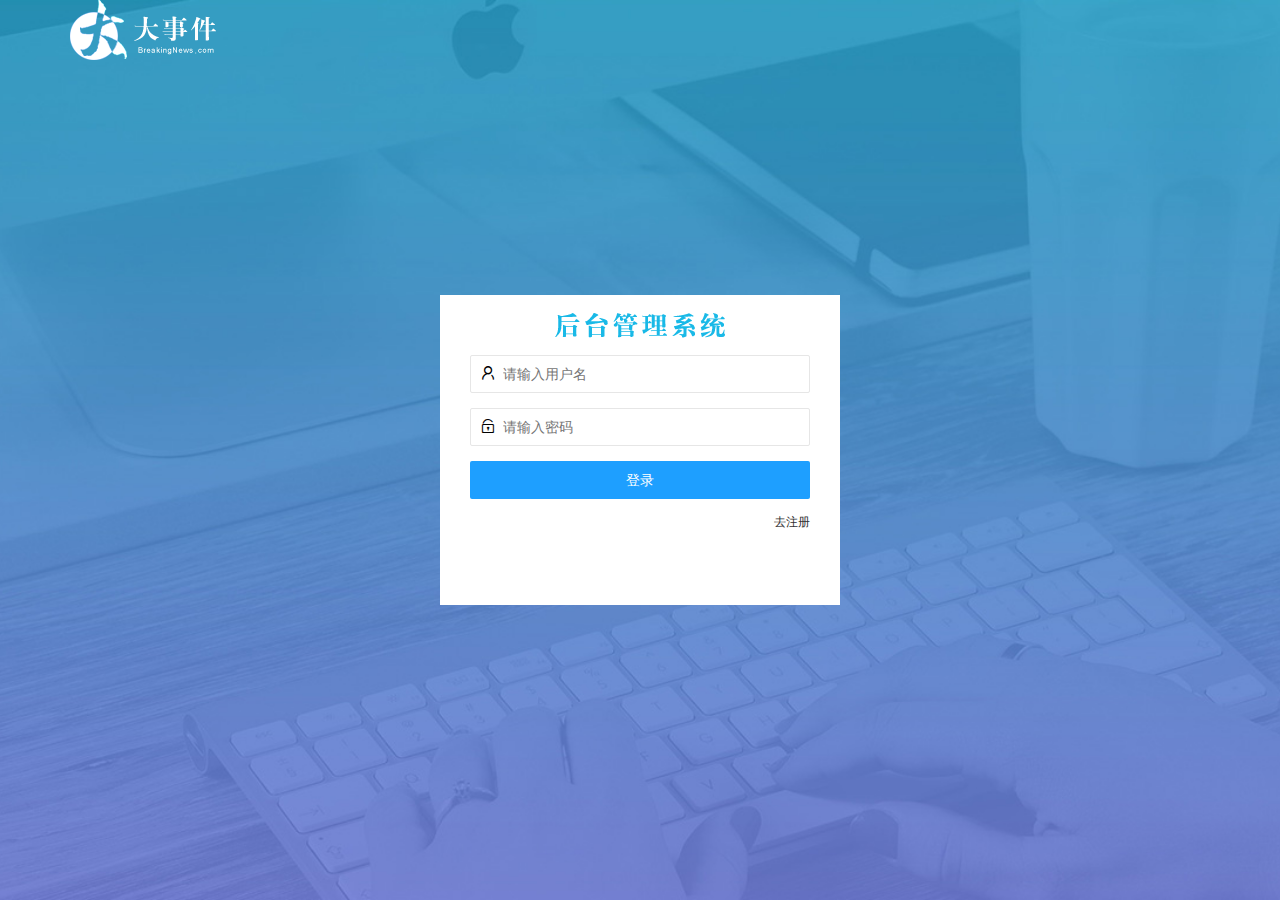
<file: login.html>
<!DOCTYPE html>
<html lang="en">

<head>
    <meta charset="UTF-8">
    <meta name="viewport" content="width=device-width, initial-scale=1.0">
    <link rel="stylesheet" href="./assets/css/login.css">
    <link rel="stylesheet" href="./assets/lib/layui/css/layui.css">
    <title>大事件登录/注册</title>
</head>

<body>
    <div class="layui-main">
        <img src="./assets/images/logo.png" alt="">
    </div>
    <div class="loginAndRegBox">
        <div class="title-box"></div>
        <!-- 登录页面 -->
        <div class="login-box">
            <!-- 登录表单 -->
            <form class="layui-form" id="form_login">
                <!-- 用户名 -->
                <div class="layui-form-item">
                    <i class="layui-icon layui-icon-username"></i>
                    <input type="text" name="username" required lay-verify="required" placeholder="请输入用户名" autocomplete="off" class="layui-input">
                </div>
                <!-- 密码 -->
                <div class="layui-form-item">
                    <i class="layui-icon layui-icon-password"></i>
                    <input type="password" name="password" required lay-verify="required|pass" placeholder="请输入密码" autocomplete="off" class="layui-input">
                </div>
                <!-- 登录按钮 -->
                <div class="layui-form-item">
                    <button class="layui-btn layui-btn-fluid layui-btn-normal" lay-submit lay-filter="formDemo">登录</button>
                </div>
                <!-- 去注册a标签 -->
                <div class="layui-form-item links"><a href="javascript:;" id="link_reg">去注册</a> </div>
            </form>
        </div>

        <!-- 注册页面 -->
        <div class="reg-box">
            <!-- 注册表单 -->
            <form class="layui-form" id="form_reg">
                <!-- 用户名 -->
                <div class="layui-form-item">
                    <i class="layui-icon layui-icon-username"></i>
                    <input type="text" name="username" required lay-verify="required" placeholder="请输入用户名" autocomplete="off" class="layui-input">
                </div>
                <!-- 密码 -->
                <div class="layui-form-item">
                    <i class="layui-icon layui-icon-password"></i>
                    <input type="password" name="password" required lay-verify="required|pass" placeholder="请输入密码" autocomplete="off" class="layui-input">
                </div>
                <!-- 确认密码 -->
                <div class="layui-form-item">
                    <i class="layui-icon layui-icon-password"></i>
                    <input type="password" name="repassword" required lay-verify="required|pass|repassword" placeholder="再次确认密码" autocomplete="off" class="layui-input">
                </div>
                <!-- 注册按钮 -->
                <div class="layui-form-item">
                    <button class="layui-btn layui-btn-fluid layui-btn-normal" lay-submit lay-filter="formDemo">注册</button>
                </div>
                <!-- 去登录a标签 -->
                <div class="layui-form-item links"><a href="javascript:;" id="link_login">去登录</a> </div>
            </form>
        </div>
    </div>
    <script src="./assets/lib/layui/layui.all.js"></script>
    <script src="/assets/lib/jquery.js"></script>
    <script src="/assets/js/baseAPI.js"></script>
    <script src="/assets/js/login.js"></script>

</body>

</html>
</file>
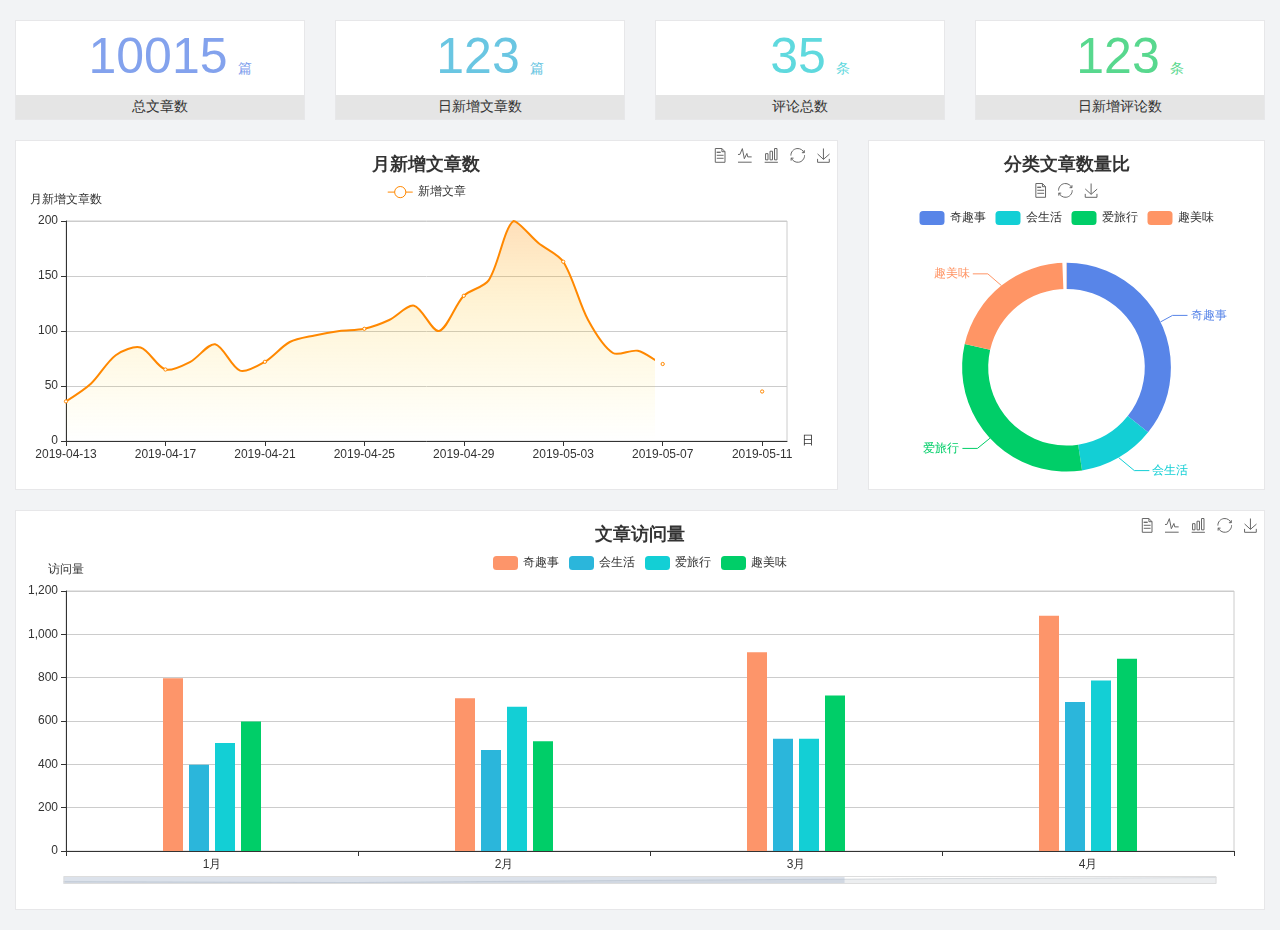
<file: home/dashboard.html>
<!DOCTYPE html>
<html lang="en">

<head>
  <meta charset="UTF-8">
  <meta name="viewport" content="width=device-width, initial-scale=1.0">
  <meta http-equiv="X-UA-Compatible" content="ie=edge">
  <title>图表统计</title>
  <link rel="stylesheet" href="../../assets/lib/bootstrap.css" />
  <link rel="stylesheet" href="../../assets/lib/main.css" />
  <script src="../../assets/lib/jquery.js"></script>
  <script type="text/javascript" src="../../assets/lib/echarts.min.js"></script>
</head>

<body>
  <div class="container-fluid">
    <div class="row spannel_list">
      <div class="col-sm-3 col-xs-6">
        <div class="spannel">
          <em>10015</em><span>篇</span>
          <b>总文章数</b>
        </div>
      </div>
      <div class="col-sm-3 col-xs-6">
        <div class="spannel scolor01">
          <em>123</em><span>篇</span>
          <b>日新增文章数</b>
        </div>
      </div>
      <div class="col-sm-3 col-xs-6">
        <div class="spannel scolor02">
          <em>35</em><span>条</span>
          <b>评论总数</b>
        </div>
      </div>
      <div class="col-sm-3 col-xs-6">
        <div class="spannel scolor03">
          <em>123</em><span>条</span>
          <b>日新增评论数</b>
        </div>
      </div>
    </div>
  </div>

  <div class="container-fluid">
    <div class="row curve-pie">
      <div class="col-lg-8 col-md-8">
        <div class="gragh_pannel" id="curve_show"></div>
      </div>
      <div class="col-lg-4 col-md-4">
        <div class="gragh_pannel" id="pie_show"></div>
      </div>
    </div>
  </div>

  <div class="container-fluid">
    <div class="column_pannel" id="column_show"></div>
  </div>

  <script>
    var oChart = echarts.init(document.getElementById('curve_show'));
    var aList_all = [
      { 'count': 36, 'date': '2019-04-13' },
      { 'count': 52, 'date': '2019-04-14' },
      { 'count': 78, 'date': '2019-04-15' },
      { 'count': 85, 'date': '2019-04-16' },
      { 'count': 65, 'date': '2019-04-17' },
      { 'count': 72, 'date': '2019-04-18' },
      { 'count': 88, 'date': '2019-04-19' },
      { 'count': 64, 'date': '2019-04-20' },
      { 'count': 72, 'date': '2019-04-21' },
      { 'count': 90, 'date': '2019-04-22' },
      { 'count': 96, 'date': '2019-04-23' },
      { 'count': 100, 'date': '2019-04-24' },
      { 'count': 102, 'date': '2019-04-25' },
      { 'count': 110, 'date': '2019-04-26' },
      { 'count': 123, 'date': '2019-04-27' },
      { 'count': 100, 'date': '2019-04-28' },
      { 'count': 132, 'date': '2019-04-29' },
      { 'count': 146, 'date': '2019-04-30' },
      { 'count': 200, 'date': '2019-05-01' },
      { 'count': 180, 'date': '2019-05-02' },
      { 'count': 163, 'date': '2019-05-03' },
      { 'count': 110, 'date': '2019-05-04' },
      { 'count': 80, 'date': '2019-05-05' },
      { 'count': 82, 'date': '2019-05-06' },
      { 'count': 70, 'date': '2019-05-07' },
      { 'count': 65, 'date': '2019-05-08' },
      { 'count': 54, 'date': '2019-05-09' },
      { 'count': 40, 'date': '2019-05-10' },
      { 'count': 45, 'date': '2019-05-11' },
      { 'count': 38, 'date': '2019-05-12' },
    ];

    let aCount = [];
    let aDate = [];

    for (var i = 0; i < aList_all.length; i++) {
      aCount.push(aList_all[i].count);
      aDate.push(aList_all[i].date);
    }

    var chartopt = {
      title: {
        text: '月新增文章数',
        left: 'center',
        top: '10'
      },
      tooltip: {
        trigger: 'axis'
      },
      legend: {
        data: ['新增文章'],
        top: '40'
      },
      toolbox: {
        show: true,
        feature: {
          mark: { show: true },
          dataView: { show: true, readOnly: false },
          magicType: { show: true, type: ['line', 'bar'] },
          restore: { show: true },
          saveAsImage: { show: true }
        }
      },
      calculable: true,
      xAxis: [
        {
          name: '日',
          type: 'category',
          boundaryGap: false,
          data: aDate
        }
      ],
      yAxis: [
        {
          name: '月新增文章数',
          type: 'value'
        }
      ],
      series: [
        {
          name: '新增文章',
          type: 'line',
          smooth: true,
          itemStyle: { normal: { areaStyle: { type: 'default' }, color: '#f80' }, lineStyle: { color: '#f80' } },
          data: aCount
        }],
      areaStyle: {
        normal: {
          color: new echarts.graphic.LinearGradient(0, 0, 0, 1, [{
            offset: 0,
            color: 'rgba(255,136,0,0.39)'
          }, {
            offset: .34,
            color: 'rgba(255,180,0,0.25)'
          }, {
            offset: 1,
            color: 'rgba(255,222,0,0.00)'
          }])

        }
      },
      grid: {
        show: true,
        x: 50,
        x2: 50,
        y: 80,
        height: 220
      }
    };

    oChart.setOption(chartopt);


    var oPie = echarts.init(document.getElementById('pie_show'));
    var oPieopt =
    {
      title: {
        top: 10,
        text: '分类文章数量比',
        x: 'center'
      },
      tooltip: {
        trigger: 'item',
        formatter: "{a} <br/>{b} : {c} ({d}%)"
      },
      color: ['#5885e8', '#13cfd5', '#00ce68', '#ff9565'],
      legend: {
        x: 'center',
        top: 65,
        data: ['奇趣事', '会生活', '爱旅行', '趣美味']
      },
      toolbox: {
        show: true,
        x: 'center',
        top: 35,
        feature: {
          mark: { show: true },
          dataView: { show: true, readOnly: false },
          magicType: {
            show: true,
            type: ['pie', 'funnel'],
            option: {
              funnel: {
                x: '25%',
                width: '50%',
                funnelAlign: 'left',
                max: 1548
              }
            }
          },
          restore: { show: true },
          saveAsImage: { show: true }
        }
      },
      calculable: true,
      series: [
        {
          name: '访问来源',
          type: 'pie',
          radius: ['45%', '60%'],
          center: ['50%', '65%'],
          data: [
            { value: 300, name: '奇趣事' },
            { value: 100, name: '会生活' },
            { value: 260, name: '爱旅行' },
            { value: 180, name: '趣美味' }
          ]
        }
      ]
    };
    oPie.setOption(oPieopt);



    var oColumn = this.echarts.init(document.getElementById('column_show'));
    var oColumnopt =
    {
      title: {
        text: '文章访问量',
        left: 'center',
        top: '10'
      },
      tooltip: {
        trigger: 'axis'
      },
      legend: {
        data: ['奇趣事', '会生活', '爱旅行', '趣美味'],
        top: '40'
      },
      toolbox: {
        show: true,
        feature: {
          mark: { show: true },
          dataView: { show: true, readOnly: false },
          magicType: { show: true, type: ['line', 'bar'] },
          restore: { show: true },
          saveAsImage: { show: true }
        }
      },
      calculable: true,
      xAxis: [
        {
          type: 'category',
          data: ['1月', '2月', '3月', '4月', '5月']
        }
      ],
      yAxis: [
        {
          name: '访问量',
          type: 'value'
        }
      ],
      series: [
        {
          name: '奇趣事',
          type: 'bar',
          barWidth: 20,
          itemStyle: {
            normal: { areaStyle: { type: 'default' }, color: '#fd956a' }
          },
          data: [800, 708, 920, 1090, 1200]
        },
        {
          name: '会生活',
          type: 'bar',
          barWidth: 20,
          itemStyle: {
            normal: { areaStyle: { type: 'default' }, color: '#2bb6db' }
          },
          data: [400, 468, 520, 690, 800]
        },
        {
          name: '爱旅行',
          type: 'bar',
          barWidth: 20,
          itemStyle: {
            normal: { areaStyle: { type: 'default' }, color: '#13cfd5' }
          },
          data: [500, 668, 520, 790, 900]
        },
        {
          name: '趣美味',
          type: 'bar',
          barWidth: 20,
          itemStyle: {
            normal: { areaStyle: { type: 'default' }, color: '#00ce68' }
          },
          data: [600, 508, 720, 890, 1000]
        }
      ],
      grid: {
        show: true,
        x: 50,
        x2: 30,
        y: 80,
        height: 260
      },
      dataZoom: [//给x轴设置滚动条
        {
          start: 0,//默认为0
          end: 100 - 1000 / 31,//默认为100
          type: 'slider',
          show: true,
          xAxisIndex: [0],
          handleSize: 0,//滑动条的 左右2个滑动条的大小
          height: 8,//组件高度
          left: 45, //左边的距离
          right: 50,//右边的距离
          bottom: 26,//右边的距离
          handleColor: '#ddd',//h滑动图标的颜色
          handleStyle: {
            borderColor: "#cacaca",
            borderWidth: "1",
            shadowBlur: 2,
            background: "#ddd",
            shadowColor: "#ddd",
          }
        }]
    };
    oColumn.setOption(oColumnopt);
  </script>
</body>

</html>
</file>
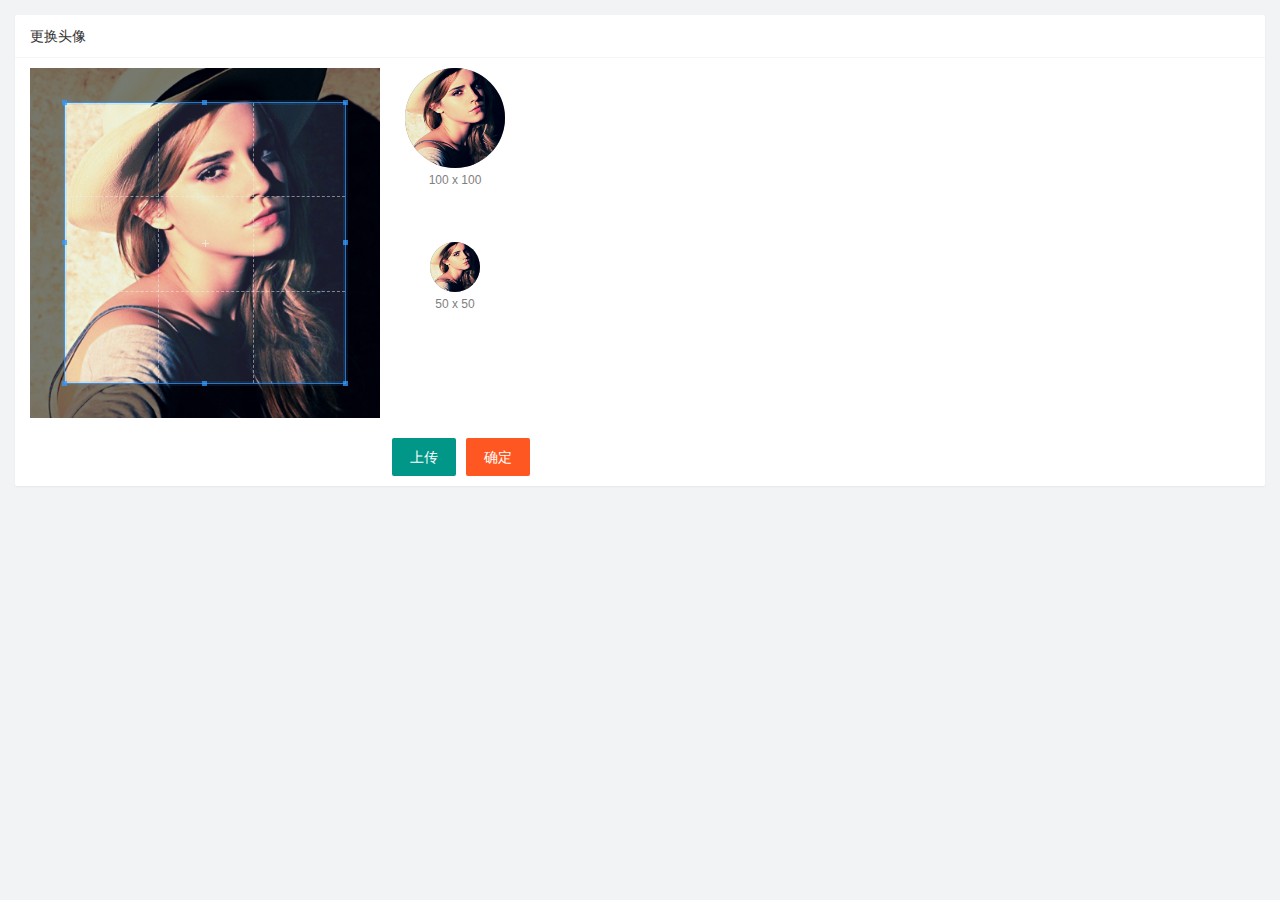
<file: user/user_avatar.html>
<!DOCTYPE html>
<html lang="en">

<head>
    <meta charset="UTF-8">
    <meta name="viewport" content="width=device-width, initial-scale=1.0">
    <title>Document</title>
    <link rel="stylesheet" href="/assets/lib/cropper/cropper.css" />
    <link rel="stylesheet" href="/assets/lib/layui/css/layui.css">
    <link rel="stylesheet" href="/assets/css/user/user_avatar.css">
</head>

<body>
    <div class="layui-card">
        <div class="layui-card-header">更换头像</div>
        <div class="layui-card-body">
            <!-- 第一行的图片裁剪和预览区域 -->
            <div class="row1">
                <!-- 图片裁剪区域 -->
                <div class="cropper-box">
                    <!-- 这个 img 标签很重要，将来会把它初始化为裁剪区域 -->
                    <img id="image" src="/assets/images/sample.jpg" />
                </div>
                <!-- 图片的预览区域 -->
                <div class="preview-box">
                    <div>
                        <!-- 宽高为 100px 的预览区域 -->
                        <div class="img-preview w100"></div>
                        <p class="size">100 x 100</p>
                    </div>
                    <div>
                        <!-- 宽高为 50px 的预览区域 -->
                        <div class="img-preview w50"></div>
                        <p class="size">50 x 50</p>
                    </div>
                </div>
            </div>

            <!-- 第二行的按钮区域 -->
            <div class="row2">
                <input type="file" id="file" accept="image/png,image/jpeg">
                <button type="button" class="layui-btn" id="btnChooseImage">上传</button>
                <button type="button" class="layui-btn layui-btn-danger" id="btnUpload">确定</button>
            </div>
        </div>
    </div>
    <script src="/assets/lib/jquery.js"></script>
    <script src="/assets/lib/cropper/Cropper.js"></script>
    <script src="/assets/lib/cropper/jquery-cropper.js"></script>
    <script src="/assets/lib/layui/layui.all.js"></script>
    <script src="/assets/js/baseAPI.js"></script>
    <script src="/assets/js/user/user_avatar.js"></script>
</body>

</html>
</file>
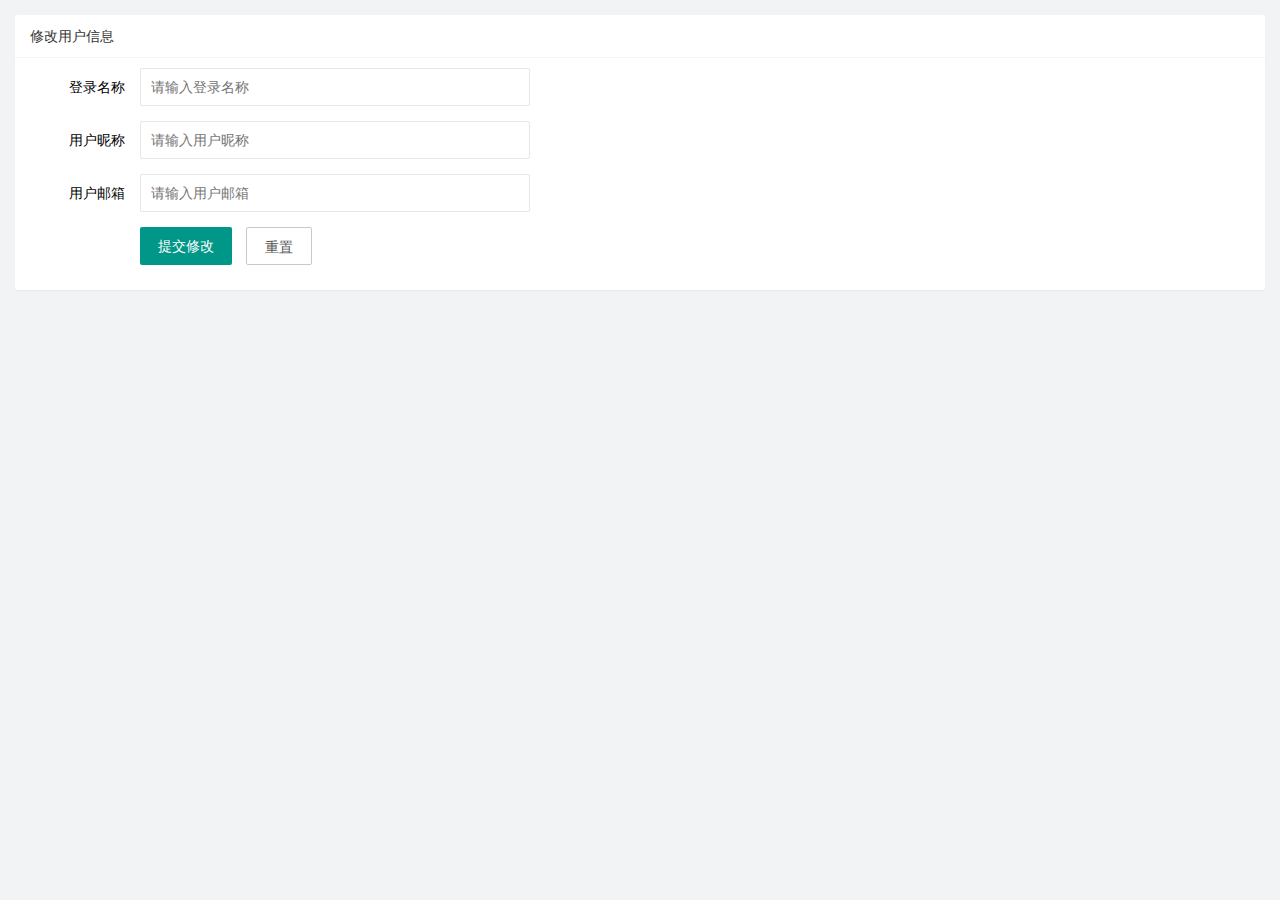
<file: user/user_info.html>
<!DOCTYPE html>
<html lang="en">

<head>
    <meta charset="UTF-8">
    <meta name="viewport" content="width=device-width, initial-scale=1.0">
    <title>Document</title>
    <link rel="stylesheet" href="/assets/lib/layui/css/layui.css">
    <link rel="stylesheet" href="/assets/css/user/user_info.css">
</head>

<body>
    <div class="layui-card">
        <div class="layui-card-header">修改用户信息</div>
        <div class="layui-card-body">
            <!-- form表单 -->
            <form class="layui-form" lay-filter="formUserInfo">
                <!-- 这是隐藏域 -->
                <input type="hidden" name="id">
                <div class="layui-form-item">
                    <label class="layui-form-label">登录名称</label>
                    <div class="layui-input-block">
                        <input type="text" name="username" required lay-verify="required" placeholder="请输入登录名称" autocomplete="off" class="layui-input" readonly>
                    </div>
                </div>
                <div class="layui-form-item">
                    <label class="layui-form-label">用户昵称</label>
                    <div class="layui-input-block">
                        <input type="text" name="nickname" required lay-verify="required|nickname" placeholder="请输入用户昵称" autocomplete="off" class="layui-input">
                    </div>
                </div>
                <div class="layui-form-item">
                    <label class="layui-form-label">用户邮箱</label>
                    <div class="layui-input-block">
                        <input type="text" name="email" required lay-verify="required|email" placeholder="请输入用户邮箱" autocomplete="off" class="layui-input">
                    </div>
                </div>
                <div class="layui-form-item">
                    <div class="layui-input-block">
                        <button class="layui-btn" lay-submit lay-filter="formDemo">提交修改</button>
                        <button type="reset" class="layui-btn layui-btn-primary" id="btnReset">重置</button>
                    </div>
                </div>
            </form>
        </div>
    </div>
    <script src="/assets/lib/jquery.js"></script>
    <script src="/assets/lib/layui/layui.all.js"></script>
    <script src="/assets/js/baseAPI.js"></script>
    <script src="/assets/js/user/user_info.js"></script>
</body>

</html>
</file>
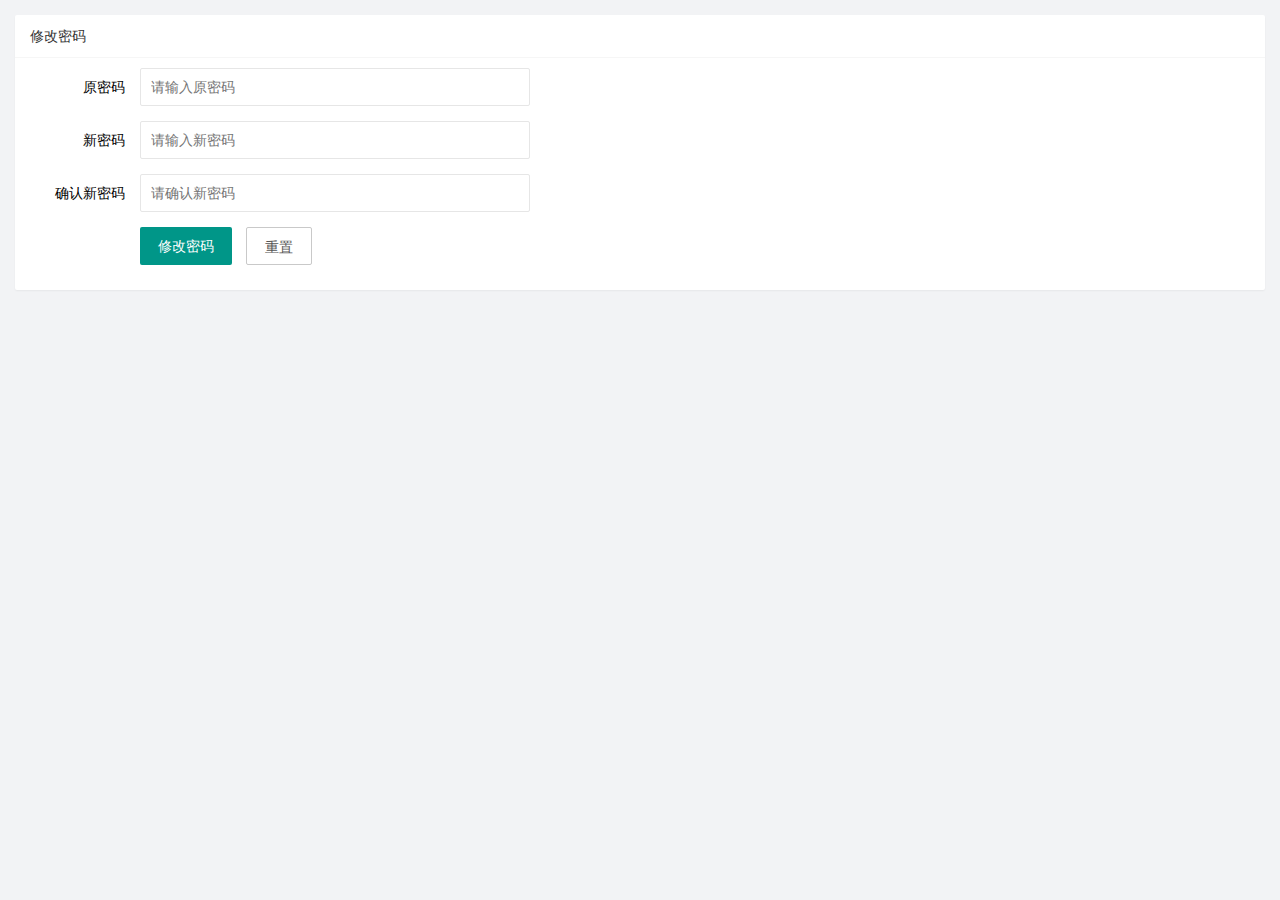
<file: user/user_pwd.html>
<!DOCTYPE html>
<html lang="en">

<head>
    <meta charset="UTF-8">
    <meta name="viewport" content="width=s, initial-scale=1.0">
    <title>重置密码</title>
    <link rel="stylesheet" href="/assets/lib/layui/css/layui.css">
    <link rel="stylesheet" href="/assets/css/user/user_pwd.css">
</head>

<body>
    <div class="layui-card">
        <div class="layui-card-header">修改密码</div>
        <div class="layui-card-body">
            <!-- form表单 -->
            <form class="layui-form">
                <div class="layui-form-item">
                    <label class="layui-form-label">原密码</label>
                    <div class="layui-input-block">
                        <input type="password" name="oldpwd" required lay-verify="required|pass" placeholder="请输入原密码" autocomplete="off" class="layui-input">
                    </div>
                </div>
                <div class="layui-form-item">
                    <label class="layui-form-label">新密码</label>
                    <div class="layui-input-block">
                        <input type="password" name="newpwd" required lay-verify="required|pass|samepwd" placeholder="请输入新密码" autocomplete="off" class="layui-input">
                    </div>
                </div>
                <div class="layui-form-item">
                    <label class="layui-form-label">确认新密码</label>
                    <div class="layui-input-block">
                        <input type="password" name="repwd" required lay-verify="required|pass|repwd" placeholder="请确认新密码" autocomplete="off" class="layui-input">
                    </div>
                </div>
                <div class="layui-form-item">
                    <div class="layui-input-block">
                        <button class="layui-btn" lay-submit lay-filter="formDemo">修改密码</button>
                        <button type="reset" class="layui-btn layui-btn-primary" id="btnReset">重置</button>
                    </div>
                </div>
            </form>
        </div>
    </div>
    <script src="/assets/lib/layui/layui.all.js"></script>
    <script src="/assets/lib/jquery.js"></script>
    <script src="/assets/js/baseAPI.js"></script>
    <script src="/assets/js/user/user_pwd.js"></script>
</body>

</html>
</file>
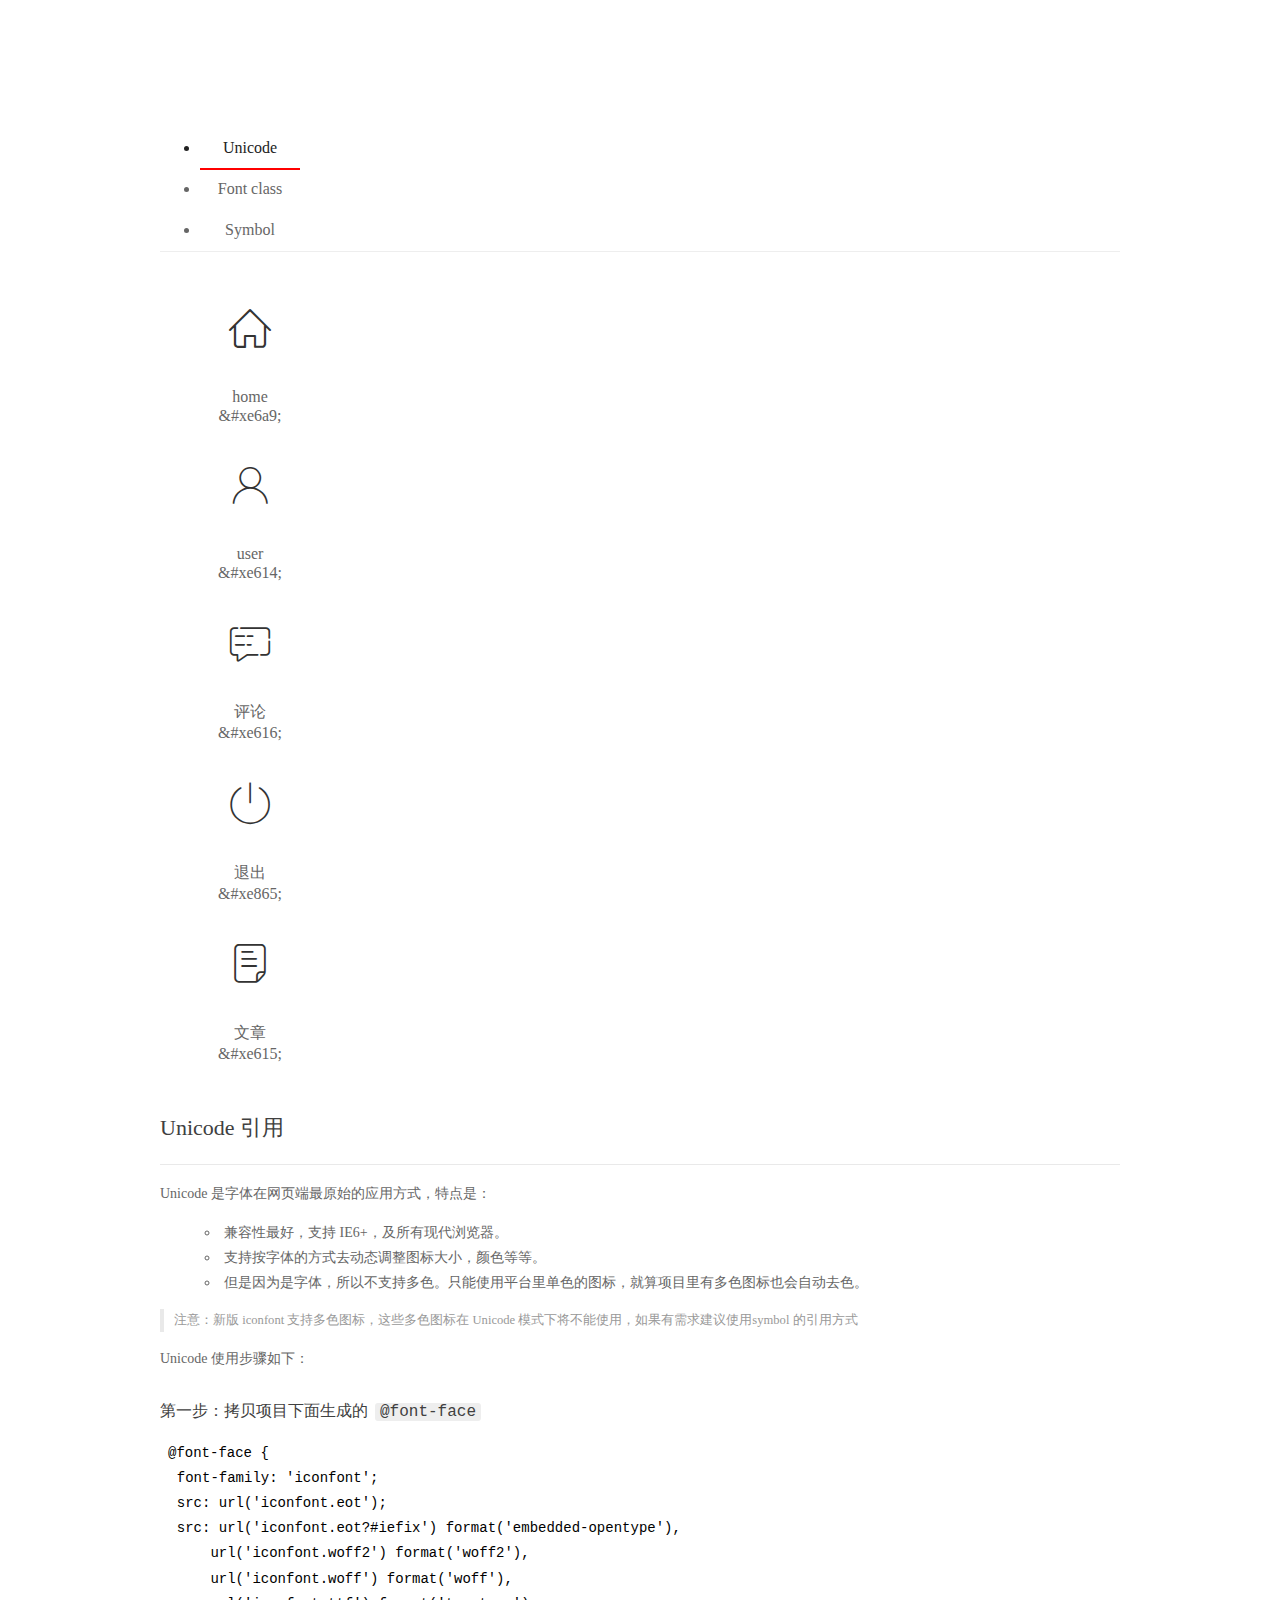
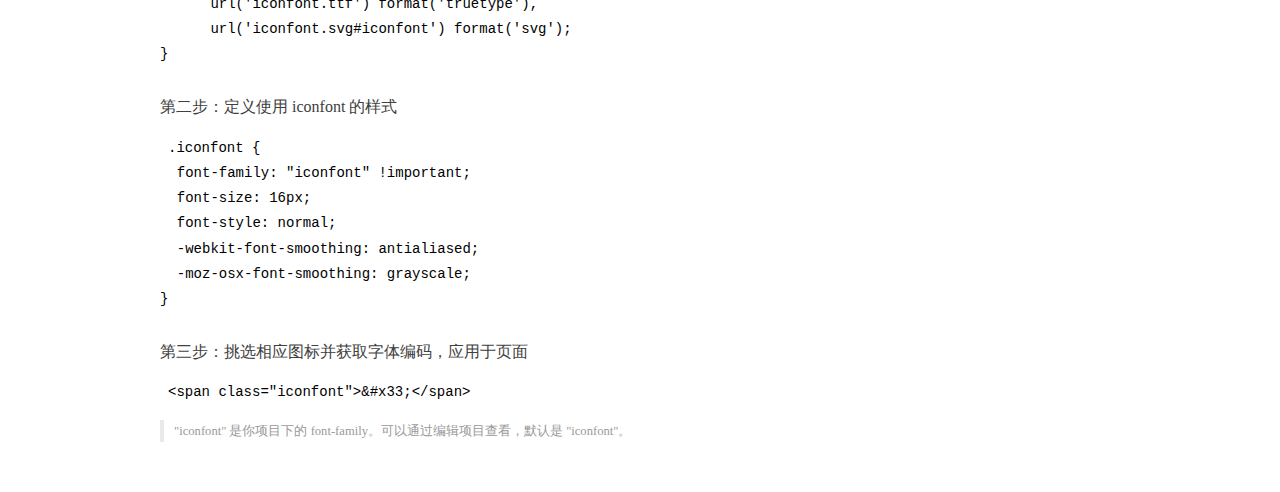
<file: assets/fonts/demo_index.html>
<!DOCTYPE html>
<html>
<head>
  <meta charset="utf-8"/>
  <title>IconFont Demo</title>
  <link rel="shortcut icon" href="https://gtms04.alicdn.com/tps/i4/TB1_oz6GVXXXXaFXpXXJDFnIXXX-64-64.ico" type="image/x-icon"/>
  <link rel="stylesheet" href="https://g.alicdn.com/thx/cube/1.3.2/cube.min.css">
  <link rel="stylesheet" href="demo.css">
  <link rel="stylesheet" href="iconfont.css">
  <script src="iconfont.js"></script>
  <!-- jQuery -->
  <script src="https://a1.alicdn.com/oss/uploads/2018/12/26/7bfddb60-08e8-11e9-9b04-53e73bb6408b.js"></script>
  <!-- 代码高亮 -->
  <script src="https://a1.alicdn.com/oss/uploads/2018/12/26/a3f714d0-08e6-11e9-8a15-ebf944d7534c.js"></script>
</head>
<body>
  <div class="main">
    <h1 class="logo"><a href="https://www.iconfont.cn/" title="iconfont 首页" target="_blank">&#xe86b;</a></h1>
    <div class="nav-tabs">
      <ul id="tabs" class="dib-box">
        <li class="dib active"><span>Unicode</span></li>
        <li class="dib"><span>Font class</span></li>
        <li class="dib"><span>Symbol</span></li>
      </ul>
      
    </div>
    <div class="tab-container">
      <div class="content unicode" style="display: block;">
          <ul class="icon_lists dib-box">
          
            <li class="dib">
              <span class="icon iconfont">&#xe6a9;</span>
                <div class="name">home</div>
                <div class="code-name">&amp;#xe6a9;</div>
              </li>
          
            <li class="dib">
              <span class="icon iconfont">&#xe614;</span>
                <div class="name">user</div>
                <div class="code-name">&amp;#xe614;</div>
              </li>
          
            <li class="dib">
              <span class="icon iconfont">&#xe616;</span>
                <div class="name">评论</div>
                <div class="code-name">&amp;#xe616;</div>
              </li>
          
            <li class="dib">
              <span class="icon iconfont">&#xe865;</span>
                <div class="name">退出</div>
                <div class="code-name">&amp;#xe865;</div>
              </li>
          
            <li class="dib">
              <span class="icon iconfont">&#xe615;</span>
                <div class="name">文章</div>
                <div class="code-name">&amp;#xe615;</div>
              </li>
          
          </ul>
          <div class="article markdown">
          <h2 id="unicode-">Unicode 引用</h2>
          <hr>

          <p>Unicode 是字体在网页端最原始的应用方式，特点是：</p>
          <ul>
            <li>兼容性最好，支持 IE6+，及所有现代浏览器。</li>
            <li>支持按字体的方式去动态调整图标大小，颜色等等。</li>
            <li>但是因为是字体，所以不支持多色。只能使用平台里单色的图标，就算项目里有多色图标也会自动去色。</li>
          </ul>
          <blockquote>
            <p>注意：新版 iconfont 支持多色图标，这些多色图标在 Unicode 模式下将不能使用，如果有需求建议使用symbol 的引用方式</p>
          </blockquote>
          <p>Unicode 使用步骤如下：</p>
          <h3 id="-font-face">第一步：拷贝项目下面生成的 <code>@font-face</code></h3>
<pre><code class="language-css"
>@font-face {
  font-family: 'iconfont';
  src: url('iconfont.eot');
  src: url('iconfont.eot?#iefix') format('embedded-opentype'),
      url('iconfont.woff2') format('woff2'),
      url('iconfont.woff') format('woff'),
      url('iconfont.ttf') format('truetype'),
      url('iconfont.svg#iconfont') format('svg');
}
</code></pre>
          <h3 id="-iconfont-">第二步：定义使用 iconfont 的样式</h3>
<pre><code class="language-css"
>.iconfont {
  font-family: "iconfont" !important;
  font-size: 16px;
  font-style: normal;
  -webkit-font-smoothing: antialiased;
  -moz-osx-font-smoothing: grayscale;
}
</code></pre>
          <h3 id="-">第三步：挑选相应图标并获取字体编码，应用于页面</h3>
<pre>
<code class="language-html"
>&lt;span class="iconfont"&gt;&amp;#x33;&lt;/span&gt;
</code></pre>
          <blockquote>
            <p>"iconfont" 是你项目下的 font-family。可以通过编辑项目查看，默认是 "iconfont"。</p>
          </blockquote>
          </div>
      </div>
      <div class="content font-class">
        <ul class="icon_lists dib-box">
          
          <li class="dib">
            <span class="icon iconfont icon-home"></span>
            <div class="name">
              home
            </div>
            <div class="code-name">.icon-home
            </div>
          </li>
          
          <li class="dib">
            <span class="icon iconfont icon-user"></span>
            <div class="name">
              user
            </div>
            <div class="code-name">.icon-user
            </div>
          </li>
          
          <li class="dib">
            <span class="icon iconfont icon-pinglun"></span>
            <div class="name">
              评论
            </div>
            <div class="code-name">.icon-pinglun
            </div>
          </li>
          
          <li class="dib">
            <span class="icon iconfont icon-tuichu"></span>
            <div class="name">
              退出
            </div>
            <div class="code-name">.icon-tuichu
            </div>
          </li>
          
          <li class="dib">
            <span class="icon iconfont icon-16"></span>
            <div class="name">
              文章
            </div>
            <div class="code-name">.icon-16
            </div>
          </li>
          
        </ul>
        <div class="article markdown">
        <h2 id="font-class-">font-class 引用</h2>
        <hr>

        <p>font-class 是 Unicode 使用方式的一种变种，主要是解决 Unicode 书写不直观，语意不明确的问题。</p>
        <p>与 Unicode 使用方式相比，具有如下特点：</p>
        <ul>
          <li>兼容性良好，支持 IE8+，及所有现代浏览器。</li>
          <li>相比于 Unicode 语意明确，书写更直观。可以很容易分辨这个 icon 是什么。</li>
          <li>因为使用 class 来定义图标，所以当要替换图标时，只需要修改 class 里面的 Unicode 引用。</li>
          <li>不过因为本质上还是使用的字体，所以多色图标还是不支持的。</li>
        </ul>
        <p>使用步骤如下：</p>
        <h3 id="-fontclass-">第一步：引入项目下面生成的 fontclass 代码：</h3>
<pre><code class="language-html">&lt;link rel="stylesheet" href="./iconfont.css"&gt;
</code></pre>
        <h3 id="-">第二步：挑选相应图标并获取类名，应用于页面：</h3>
<pre><code class="language-html">&lt;span class="iconfont icon-xxx"&gt;&lt;/span&gt;
</code></pre>
        <blockquote>
          <p>"
            iconfont" 是你项目下的 font-family。可以通过编辑项目查看，默认是 "iconfont"。</p>
        </blockquote>
      </div>
      </div>
      <div class="content symbol">
          <ul class="icon_lists dib-box">
          
            <li class="dib">
                <svg class="icon svg-icon" aria-hidden="true">
                  <use xlink:href="#icon-home"></use>
                </svg>
                <div class="name">home</div>
                <div class="code-name">#icon-home</div>
            </li>
          
            <li class="dib">
                <svg class="icon svg-icon" aria-hidden="true">
                  <use xlink:href="#icon-user"></use>
                </svg>
                <div class="name">user</div>
                <div class="code-name">#icon-user</div>
            </li>
          
            <li class="dib">
                <svg class="icon svg-icon" aria-hidden="true">
                  <use xlink:href="#icon-pinglun"></use>
                </svg>
                <div class="name">评论</div>
                <div class="code-name">#icon-pinglun</div>
            </li>
          
            <li class="dib">
                <svg class="icon svg-icon" aria-hidden="true">
                  <use xlink:href="#icon-tuichu"></use>
                </svg>
                <div class="name">退出</div>
                <div class="code-name">#icon-tuichu</div>
            </li>
          
            <li class="dib">
                <svg class="icon svg-icon" aria-hidden="true">
                  <use xlink:href="#icon-16"></use>
                </svg>
                <div class="name">文章</div>
                <div class="code-name">#icon-16</div>
            </li>
          
          </ul>
          <div class="article markdown">
          <h2 id="symbol-">Symbol 引用</h2>
          <hr>

          <p>这是一种全新的使用方式，应该说这才是未来的主流，也是平台目前推荐的用法。相关介绍可以参考这篇<a href="">文章</a>
            这种用法其实是做了一个 SVG 的集合，与另外两种相比具有如下特点：</p>
          <ul>
            <li>支持多色图标了，不再受单色限制。</li>
            <li>通过一些技巧，支持像字体那样，通过 <code>font-size</code>, <code>color</code> 来调整样式。</li>
            <li>兼容性较差，支持 IE9+，及现代浏览器。</li>
            <li>浏览器渲染 SVG 的性能一般，还不如 png。</li>
          </ul>
          <p>使用步骤如下：</p>
          <h3 id="-symbol-">第一步：引入项目下面生成的 symbol 代码：</h3>
<pre><code class="language-html">&lt;script src="./iconfont.js"&gt;&lt;/script&gt;
</code></pre>
          <h3 id="-css-">第二步：加入通用 CSS 代码（引入一次就行）：</h3>
<pre><code class="language-html">&lt;style&gt;
.icon {
  width: 1em;
  height: 1em;
  vertical-align: -0.15em;
  fill: currentColor;
  overflow: hidden;
}
&lt;/style&gt;
</code></pre>
          <h3 id="-">第三步：挑选相应图标并获取类名，应用于页面：</h3>
<pre><code class="language-html">&lt;svg class="icon" aria-hidden="true"&gt;
  &lt;use xlink:href="#icon-xxx"&gt;&lt;/use&gt;
&lt;/svg&gt;
</code></pre>
          </div>
      </div>

    </div>
  </div>
  <script>
  $(document).ready(function () {
      $('.tab-container .content:first').show()

      $('#tabs li').click(function (e) {
        var tabContent = $('.tab-container .content')
        var index = $(this).index()

        if ($(this).hasClass('active')) {
          return
        } else {
          $('#tabs li').removeClass('active')
          $(this).addClass('active')

          tabContent.hide().eq(index).fadeIn()
        }
      })
    })
  </script>
</body>
</html>
</file>
<file: assets/css/login.css>
body,
html {
    margin: 0;
    padding: 0;
    width: 100%;
    height: 100%;
    background: url(../images/login_bg.jpg) no-repeat center;
    background-size: cover;
}

.loginAndRegBox {
    width: 400px;
    height: 310px;
    background-color: #fff;
    position: absolute;
    left: 50%;
    top: 50%;
    transform: translate(-50%, -50%)
}

.title-box {
    height: 60px;
    background: url(../images/login_title.png) no-repeat center;
}

.reg-box {
    display: none;
}

.layui-form {
    padding: 0 30px;
}

.links {
    display: flex;
    justify-content: flex-end;
}

.links a {
    font-size: 12px;
}

.layui-form-item {
    position: relative;
}

.layui-icon {
    position: absolute;
    top: 10px;
    left: 10px;
}

.layui-form-item .layui-input {
    padding-left: 32px;
}
</file>
<file: assets/lib/layui/css/layui.css>
/** layui-v2.5.5 MIT License By https://www.layui.com */
 .layui-inline,img{display:inline-block;vertical-align:middle}h1,h2,h3,h4,h5,h6{font-weight:400}.layui-edge,.layui-header,.layui-inline,.layui-main{position:relative}.layui-body,.layui-edge,.layui-elip{overflow:hidden}.layui-btn,.layui-edge,.layui-inline,img{vertical-align:middle}.layui-btn,.layui-disabled,.layui-icon,.layui-unselect{-moz-user-select:none;-webkit-user-select:none;-ms-user-select:none}.layui-elip,.layui-form-checkbox span,.layui-form-pane .layui-form-label{text-overflow:ellipsis;white-space:nowrap}.layui-breadcrumb,.layui-tree-btnGroup{visibility:hidden}blockquote,body,button,dd,div,dl,dt,form,h1,h2,h3,h4,h5,h6,input,li,ol,p,pre,td,textarea,th,ul{margin:0;padding:0;-webkit-tap-highlight-color:rgba(0,0,0,0)}a:active,a:hover{outline:0}img{border:none}li{list-style:none}table{border-collapse:collapse;border-spacing:0}h4,h5,h6{font-size:100%}button,input,optgroup,option,select,textarea{font-family:inherit;font-size:inherit;font-style:inherit;font-weight:inherit;outline:0}pre{white-space:pre-wrap;white-space:-moz-pre-wrap;white-space:-pre-wrap;white-space:-o-pre-wrap;word-wrap:break-word}body{line-height:24px;font:14px Helvetica Neue,Helvetica,PingFang SC,Tahoma,Arial,sans-serif}hr{height:1px;margin:10px 0;border:0;clear:both}a{color:#333;text-decoration:none}a:hover{color:#777}a cite{font-style:normal;*cursor:pointer}.layui-border-box,.layui-border-box *{box-sizing:border-box}.layui-box,.layui-box *{box-sizing:content-box}.layui-clear{clear:both;*zoom:1}.layui-clear:after{content:'\20';clear:both;*zoom:1;display:block;height:0}.layui-inline{*display:inline;*zoom:1}.layui-edge{display:inline-block;width:0;height:0;border-width:6px;border-style:dashed;border-color:transparent}.layui-edge-top{top:-4px;border-bottom-color:#999;border-bottom-style:solid}.layui-edge-right{border-left-color:#999;border-left-style:solid}.layui-edge-bottom{top:2px;border-top-color:#999;border-top-style:solid}.layui-edge-left{border-right-color:#999;border-right-style:solid}.layui-disabled,.layui-disabled:hover{color:#d2d2d2!important;cursor:not-allowed!important}.layui-circle{border-radius:100%}.layui-show{display:block!important}.layui-hide{display:none!important}@font-face{font-family:layui-icon;src:url(../font/iconfont.eot?v=250);src:url(../font/iconfont.eot?v=250#iefix) format('embedded-opentype'),url(../font/iconfont.woff2?v=250) format('woff2'),url(../font/iconfont.woff?v=250) format('woff'),url(../font/iconfont.ttf?v=250) format('truetype'),url(../font/iconfont.svg?v=250#layui-icon) format('svg')}.layui-icon{font-family:layui-icon!important;font-size:16px;font-style:normal;-webkit-font-smoothing:antialiased;-moz-osx-font-smoothing:grayscale}.layui-icon-reply-fill:before{content:"\e611"}.layui-icon-set-fill:before{content:"\e614"}.layui-icon-menu-fill:before{content:"\e60f"}.layui-icon-search:before{content:"\e615"}.layui-icon-share:before{content:"\e641"}.layui-icon-set-sm:before{content:"\e620"}.layui-icon-engine:before{content:"\e628"}.layui-icon-close:before{content:"\1006"}.layui-icon-close-fill:before{content:"\1007"}.layui-icon-chart-screen:before{content:"\e629"}.layui-icon-star:before{content:"\e600"}.layui-icon-circle-dot:before{content:"\e617"}.layui-icon-chat:before{content:"\e606"}.layui-icon-release:before{content:"\e609"}.layui-icon-list:before{content:"\e60a"}.layui-icon-chart:before{content:"\e62c"}.layui-icon-ok-circle:before{content:"\1005"}.layui-icon-layim-theme:before{content:"\e61b"}.layui-icon-table:before{content:"\e62d"}.layui-icon-right:before{content:"\e602"}.layui-icon-left:before{content:"\e603"}.layui-icon-cart-simple:before{content:"\e698"}.layui-icon-face-cry:before{content:"\e69c"}.layui-icon-face-smile:before{content:"\e6af"}.layui-icon-survey:before{content:"\e6b2"}.layui-icon-tree:before{content:"\e62e"}.layui-icon-upload-circle:before{content:"\e62f"}.layui-icon-add-circle:before{content:"\e61f"}.layui-icon-download-circle:before{content:"\e601"}.layui-icon-templeate-1:before{content:"\e630"}.layui-icon-util:before{content:"\e631"}.layui-icon-face-surprised:before{content:"\e664"}.layui-icon-edit:before{content:"\e642"}.layui-icon-speaker:before{content:"\e645"}.layui-icon-down:before{content:"\e61a"}.layui-icon-file:before{content:"\e621"}.layui-icon-layouts:before{content:"\e632"}.layui-icon-rate-half:before{content:"\e6c9"}.layui-icon-add-circle-fine:before{content:"\e608"}.layui-icon-prev-circle:before{content:"\e633"}.layui-icon-read:before{content:"\e705"}.layui-icon-404:before{content:"\e61c"}.layui-icon-carousel:before{content:"\e634"}.layui-icon-help:before{content:"\e607"}.layui-icon-code-circle:before{content:"\e635"}.layui-icon-water:before{content:"\e636"}.layui-icon-username:before{content:"\e66f"}.layui-icon-find-fill:before{content:"\e670"}.layui-icon-about:before{content:"\e60b"}.layui-icon-location:before{content:"\e715"}.layui-icon-up:before{content:"\e619"}.layui-icon-pause:before{content:"\e651"}.layui-icon-date:before{content:"\e637"}.layui-icon-layim-uploadfile:before{content:"\e61d"}.layui-icon-delete:before{content:"\e640"}.layui-icon-play:before{content:"\e652"}.layui-icon-top:before{content:"\e604"}.layui-icon-friends:before{content:"\e612"}.layui-icon-refresh-3:before{content:"\e9aa"}.layui-icon-ok:before{content:"\e605"}.layui-icon-layer:before{content:"\e638"}.layui-icon-face-smile-fine:before{content:"\e60c"}.layui-icon-dollar:before{content:"\e659"}.layui-icon-group:before{content:"\e613"}.layui-icon-layim-download:before{content:"\e61e"}.layui-icon-picture-fine:before{content:"\e60d"}.layui-icon-link:before{content:"\e64c"}.layui-icon-diamond:before{content:"\e735"}.layui-icon-log:before{content:"\e60e"}.layui-icon-rate-solid:before{content:"\e67a"}.layui-icon-fonts-del:before{content:"\e64f"}.layui-icon-unlink:before{content:"\e64d"}.layui-icon-fonts-clear:before{content:"\e639"}.layui-icon-triangle-r:before{content:"\e623"}.layui-icon-circle:before{content:"\e63f"}.layui-icon-radio:before{content:"\e643"}.layui-icon-align-center:before{content:"\e647"}.layui-icon-align-right:before{content:"\e648"}.layui-icon-align-left:before{content:"\e649"}.layui-icon-loading-1:before{content:"\e63e"}.layui-icon-return:before{content:"\e65c"}.layui-icon-fonts-strong:before{content:"\e62b"}.layui-icon-upload:before{content:"\e67c"}.layui-icon-dialogue:before{content:"\e63a"}.layui-icon-video:before{content:"\e6ed"}.layui-icon-headset:before{content:"\e6fc"}.layui-icon-cellphone-fine:before{content:"\e63b"}.layui-icon-add-1:before{content:"\e654"}.layui-icon-face-smile-b:before{content:"\e650"}.layui-icon-fonts-html:before{content:"\e64b"}.layui-icon-form:before{content:"\e63c"}.layui-icon-cart:before{content:"\e657"}.layui-icon-camera-fill:before{content:"\e65d"}.layui-icon-tabs:before{content:"\e62a"}.layui-icon-fonts-code:before{content:"\e64e"}.layui-icon-fire:before{content:"\e756"}.layui-icon-set:before{content:"\e716"}.layui-icon-fonts-u:before{content:"\e646"}.layui-icon-triangle-d:before{content:"\e625"}.layui-icon-tips:before{content:"\e702"}.layui-icon-picture:before{content:"\e64a"}.layui-icon-more-vertical:before{content:"\e671"}.layui-icon-flag:before{content:"\e66c"}.layui-icon-loading:before{content:"\e63d"}.layui-icon-fonts-i:before{content:"\e644"}.layui-icon-refresh-1:before{content:"\e666"}.layui-icon-rmb:before{content:"\e65e"}.layui-icon-home:before{content:"\e68e"}.layui-icon-user:before{content:"\e770"}.layui-icon-notice:before{content:"\e667"}.layui-icon-login-weibo:before{content:"\e675"}.layui-icon-voice:before{content:"\e688"}.layui-icon-upload-drag:before{content:"\e681"}.layui-icon-login-qq:before{content:"\e676"}.layui-icon-snowflake:before{content:"\e6b1"}.layui-icon-file-b:before{content:"\e655"}.layui-icon-template:before{content:"\e663"}.layui-icon-auz:before{content:"\e672"}.layui-icon-console:before{content:"\e665"}.layui-icon-app:before{content:"\e653"}.layui-icon-prev:before{content:"\e65a"}.layui-icon-website:before{content:"\e7ae"}.layui-icon-next:before{content:"\e65b"}.layui-icon-component:before{content:"\e857"}.layui-icon-more:before{content:"\e65f"}.layui-icon-login-wechat:before{content:"\e677"}.layui-icon-shrink-right:before{content:"\e668"}.layui-icon-spread-left:before{content:"\e66b"}.layui-icon-camera:before{content:"\e660"}.layui-icon-note:before{content:"\e66e"}.layui-icon-refresh:before{content:"\e669"}.layui-icon-female:before{content:"\e661"}.layui-icon-male:before{content:"\e662"}.layui-icon-password:before{content:"\e673"}.layui-icon-senior:before{content:"\e674"}.layui-icon-theme:before{content:"\e66a"}.layui-icon-tread:before{content:"\e6c5"}.layui-icon-praise:before{content:"\e6c6"}.layui-icon-star-fill:before{content:"\e658"}.layui-icon-rate:before{content:"\e67b"}.layui-icon-template-1:before{content:"\e656"}.layui-icon-vercode:before{content:"\e679"}.layui-icon-cellphone:before{content:"\e678"}.layui-icon-screen-full:before{content:"\e622"}.layui-icon-screen-restore:before{content:"\e758"}.layui-icon-cols:before{content:"\e610"}.layui-icon-export:before{content:"\e67d"}.layui-icon-print:before{content:"\e66d"}.layui-icon-slider:before{content:"\e714"}.layui-icon-addition:before{content:"\e624"}.layui-icon-subtraction:before{content:"\e67e"}.layui-icon-service:before{content:"\e626"}.layui-icon-transfer:before{content:"\e691"}.layui-main{width:1140px;margin:0 auto}.layui-header{z-index:1000;height:60px}.layui-header a:hover{transition:all .5s;-webkit-transition:all .5s}.layui-side{position:fixed;left:0;top:0;bottom:0;z-index:999;width:200px;overflow-x:hidden}.layui-side-scroll{position:relative;width:220px;height:100%;overflow-x:hidden}.layui-body{position:absolute;left:200px;right:0;top:0;bottom:0;z-index:998;width:auto;overflow-y:auto;box-sizing:border-box}.layui-layout-body{overflow:hidden}.layui-layout-admin .layui-header{background-color:#23262E}.layui-layout-admin .layui-side{top:60px;width:200px;overflow-x:hidden}.layui-layout-admin .layui-body{position:fixed;top:60px;bottom:44px}.layui-layout-admin .layui-main{width:auto;margin:0 15px}.layui-layout-admin .layui-footer{position:fixed;left:200px;right:0;bottom:0;height:44px;line-height:44px;padding:0 15px;background-color:#eee}.layui-layout-admin .layui-logo{position:absolute;left:0;top:0;width:200px;height:100%;line-height:60px;text-align:center;color:#009688;font-size:16px}.layui-layout-admin .layui-header .layui-nav{background:0 0}.layui-layout-left{position:absolute!important;left:200px;top:0}.layui-layout-right{position:absolute!important;right:0;top:0}.layui-container{position:relative;margin:0 auto;padding:0 15px;box-sizing:border-box}.layui-fluid{position:relative;margin:0 auto;padding:0 15px}.layui-row:after,.layui-row:before{content:'';display:block;clear:both}.layui-col-lg1,.layui-col-lg10,.layui-col-lg11,.layui-col-lg12,.layui-col-lg2,.layui-col-lg3,.layui-col-lg4,.layui-col-lg5,.layui-col-lg6,.layui-col-lg7,.layui-col-lg8,.layui-col-lg9,.layui-col-md1,.layui-col-md10,.layui-col-md11,.layui-col-md12,.layui-col-md2,.layui-col-md3,.layui-col-md4,.layui-col-md5,.layui-col-md6,.layui-col-md7,.layui-col-md8,.layui-col-md9,.layui-col-sm1,.layui-col-sm10,.layui-col-sm11,.layui-col-sm12,.layui-col-sm2,.layui-col-sm3,.layui-col-sm4,.layui-col-sm5,.layui-col-sm6,.layui-col-sm7,.layui-col-sm8,.layui-col-sm9,.layui-col-xs1,.layui-col-xs10,.layui-col-xs11,.layui-col-xs12,.layui-col-xs2,.layui-col-xs3,.layui-col-xs4,.layui-col-xs5,.layui-col-xs6,.layui-col-xs7,.layui-col-xs8,.layui-col-xs9{position:relative;display:block;box-sizing:border-box}.layui-col-xs1,.layui-col-xs10,.layui-col-xs11,.layui-col-xs12,.layui-col-xs2,.layui-col-xs3,.layui-col-xs4,.layui-col-xs5,.layui-col-xs6,.layui-col-xs7,.layui-col-xs8,.layui-col-xs9{float:left}.layui-col-xs1{width:8.33333333%}.layui-col-xs2{width:16.66666667%}.layui-col-xs3{width:25%}.layui-col-xs4{width:33.33333333%}.layui-col-xs5{width:41.66666667%}.layui-col-xs6{width:50%}.layui-col-xs7{width:58.33333333%}.layui-col-xs8{width:66.66666667%}.layui-col-xs9{width:75%}.layui-col-xs10{width:83.33333333%}.layui-col-xs11{width:91.66666667%}.layui-col-xs12{width:100%}.layui-col-xs-offset1{margin-left:8.33333333%}.layui-col-xs-offset2{margin-left:16.66666667%}.layui-col-xs-offset3{margin-left:25%}.layui-col-xs-offset4{margin-left:33.33333333%}.layui-col-xs-offset5{margin-left:41.66666667%}.layui-col-xs-offset6{margin-left:50%}.layui-col-xs-offset7{margin-left:58.33333333%}.layui-col-xs-offset8{margin-left:66.66666667%}.layui-col-xs-offset9{margin-left:75%}.layui-col-xs-offset10{margin-left:83.33333333%}.layui-col-xs-offset11{margin-left:91.66666667%}.layui-col-xs-offset12{margin-left:100%}@media screen and (max-width:768px){.layui-hide-xs{display:none!important}.layui-show-xs-block{display:block!important}.layui-show-xs-inline{display:inline!important}.layui-show-xs-inline-block{display:inline-block!important}}@media screen and (min-width:768px){.layui-container{width:750px}.layui-hide-sm{display:none!important}.layui-show-sm-block{display:block!important}.layui-show-sm-inline{display:inline!important}.layui-show-sm-inline-block{display:inline-block!important}.layui-col-sm1,.layui-col-sm10,.layui-col-sm11,.layui-col-sm12,.layui-col-sm2,.layui-col-sm3,.layui-col-sm4,.layui-col-sm5,.layui-col-sm6,.layui-col-sm7,.layui-col-sm8,.layui-col-sm9{float:left}.layui-col-sm1{width:8.33333333%}.layui-col-sm2{width:16.66666667%}.layui-col-sm3{width:25%}.layui-col-sm4{width:33.33333333%}.layui-col-sm5{width:41.66666667%}.layui-col-sm6{width:50%}.layui-col-sm7{width:58.33333333%}.layui-col-sm8{width:66.66666667%}.layui-col-sm9{width:75%}.layui-col-sm10{width:83.33333333%}.layui-col-sm11{width:91.66666667%}.layui-col-sm12{width:100%}.layui-col-sm-offset1{margin-left:8.33333333%}.layui-col-sm-offset2{margin-left:16.66666667%}.layui-col-sm-offset3{margin-left:25%}.layui-col-sm-offset4{margin-left:33.33333333%}.layui-col-sm-offset5{margin-left:41.66666667%}.layui-col-sm-offset6{margin-left:50%}.layui-col-sm-offset7{margin-left:58.33333333%}.layui-col-sm-offset8{margin-left:66.66666667%}.layui-col-sm-offset9{margin-left:75%}.layui-col-sm-offset10{margin-left:83.33333333%}.layui-col-sm-offset11{margin-left:91.66666667%}.layui-col-sm-offset12{margin-left:100%}}@media screen and (min-width:992px){.layui-container{width:970px}.layui-hide-md{display:none!important}.layui-show-md-block{display:block!important}.layui-show-md-inline{display:inline!important}.layui-show-md-inline-block{display:inline-block!important}.layui-col-md1,.layui-col-md10,.layui-col-md11,.layui-col-md12,.layui-col-md2,.layui-col-md3,.layui-col-md4,.layui-col-md5,.layui-col-md6,.layui-col-md7,.layui-col-md8,.layui-col-md9{float:left}.layui-col-md1{width:8.33333333%}.layui-col-md2{width:16.66666667%}.layui-col-md3{width:25%}.layui-col-md4{width:33.33333333%}.layui-col-md5{width:41.66666667%}.layui-col-md6{width:50%}.layui-col-md7{width:58.33333333%}.layui-col-md8{width:66.66666667%}.layui-col-md9{width:75%}.layui-col-md10{width:83.33333333%}.layui-col-md11{width:91.66666667%}.layui-col-md12{width:100%}.layui-col-md-offset1{margin-left:8.33333333%}.layui-col-md-offset2{margin-left:16.66666667%}.layui-col-md-offset3{margin-left:25%}.layui-col-md-offset4{margin-left:33.33333333%}.layui-col-md-offset5{margin-left:41.66666667%}.layui-col-md-offset6{margin-left:50%}.layui-col-md-offset7{margin-left:58.33333333%}.layui-col-md-offset8{margin-left:66.66666667%}.layui-col-md-offset9{margin-left:75%}.layui-col-md-offset10{margin-left:83.33333333%}.layui-col-md-offset11{margin-left:91.66666667%}.layui-col-md-offset12{margin-left:100%}}@media screen and (min-width:1200px){.layui-container{width:1170px}.layui-hide-lg{display:none!important}.layui-show-lg-block{display:block!important}.layui-show-lg-inline{display:inline!important}.layui-show-lg-inline-block{display:inline-block!important}.layui-col-lg1,.layui-col-lg10,.layui-col-lg11,.layui-col-lg12,.layui-col-lg2,.layui-col-lg3,.layui-col-lg4,.layui-col-lg5,.layui-col-lg6,.layui-col-lg7,.layui-col-lg8,.layui-col-lg9{float:left}.layui-col-lg1{width:8.33333333%}.layui-col-lg2{width:16.66666667%}.layui-col-lg3{width:25%}.layui-col-lg4{width:33.33333333%}.layui-col-lg5{width:41.66666667%}.layui-col-lg6{width:50%}.layui-col-lg7{width:58.33333333%}.layui-col-lg8{width:66.66666667%}.layui-col-lg9{width:75%}.layui-col-lg10{width:83.33333333%}.layui-col-lg11{width:91.66666667%}.layui-col-lg12{width:100%}.layui-col-lg-offset1{margin-left:8.33333333%}.layui-col-lg-offset2{margin-left:16.66666667%}.layui-col-lg-offset3{margin-left:25%}.layui-col-lg-offset4{margin-left:33.33333333%}.layui-col-lg-offset5{margin-left:41.66666667%}.layui-col-lg-offset6{margin-left:50%}.layui-col-lg-offset7{margin-left:58.33333333%}.layui-col-lg-offset8{margin-left:66.66666667%}.layui-col-lg-offset9{margin-left:75%}.layui-col-lg-offset10{margin-left:83.33333333%}.layui-col-lg-offset11{margin-left:91.66666667%}.layui-col-lg-offset12{margin-left:100%}}.layui-col-space1{margin:-.5px}.layui-col-space1>*{padding:.5px}.layui-col-space3{margin:-1.5px}.layui-col-space3>*{padding:1.5px}.layui-col-space5{margin:-2.5px}.layui-col-space5>*{padding:2.5px}.layui-col-space8{margin:-3.5px}.layui-col-space8>*{padding:3.5px}.layui-col-space10{margin:-5px}.layui-col-space10>*{padding:5px}.layui-col-space12{margin:-6px}.layui-col-space12>*{padding:6px}.layui-col-space15{margin:-7.5px}.layui-col-space15>*{padding:7.5px}.layui-col-space18{margin:-9px}.layui-col-space18>*{padding:9px}.layui-col-space20{margin:-10px}.layui-col-space20>*{padding:10px}.layui-col-space22{margin:-11px}.layui-col-space22>*{padding:11px}.layui-col-space25{margin:-12.5px}.layui-col-space25>*{padding:12.5px}.layui-col-space30{margin:-15px}.layui-col-space30>*{padding:15px}.layui-btn,.layui-input,.layui-select,.layui-textarea,.layui-upload-button{outline:0;-webkit-appearance:none;transition:all .3s;-webkit-transition:all .3s;box-sizing:border-box}.layui-elem-quote{margin-bottom:10px;padding:15px;line-height:22px;border-left:5px solid #009688;border-radius:0 2px 2px 0;background-color:#f2f2f2}.layui-quote-nm{border-style:solid;border-width:1px 1px 1px 5px;background:0 0}.layui-elem-field{margin-bottom:10px;padding:0;border-width:1px;border-style:solid}.layui-elem-field legend{margin-left:20px;padding:0 10px;font-size:20px;font-weight:300}.layui-field-title{margin:10px 0 20px;border-width:1px 0 0}.layui-field-box{padding:10px 15px}.layui-field-title .layui-field-box{padding:10px 0}.layui-progress{position:relative;height:6px;border-radius:20px;background-color:#e2e2e2}.layui-progress-bar{position:absolute;left:0;top:0;width:0;max-width:100%;height:6px;border-radius:20px;text-align:right;background-color:#5FB878;transition:all .3s;-webkit-transition:all .3s}.layui-progress-big,.layui-progress-big .layui-progress-bar{height:18px;line-height:18px}.layui-progress-text{position:relative;top:-20px;line-height:18px;font-size:12px;color:#666}.layui-progress-big .layui-progress-text{position:static;padding:0 10px;color:#fff}.layui-collapse{border-width:1px;border-style:solid;border-radius:2px}.layui-colla-content,.layui-colla-item{border-top-width:1px;border-top-style:solid}.layui-colla-item:first-child{border-top:none}.layui-colla-title{position:relative;height:42px;line-height:42px;padding:0 15px 0 35px;color:#333;background-color:#f2f2f2;cursor:pointer;font-size:14px;overflow:hidden}.layui-colla-content{display:none;padding:10px 15px;line-height:22px;color:#666}.layui-colla-icon{position:absolute;left:15px;top:0;font-size:14px}.layui-card{margin-bottom:15px;border-radius:2px;background-color:#fff;box-shadow:0 1px 2px 0 rgba(0,0,0,.05)}.layui-card:last-child{margin-bottom:0}.layui-card-header{position:relative;height:42px;line-height:42px;padding:0 15px;border-bottom:1px solid #f6f6f6;color:#333;border-radius:2px 2px 0 0;font-size:14px}.layui-bg-black,.layui-bg-blue,.layui-bg-cyan,.layui-bg-green,.layui-bg-orange,.layui-bg-red{color:#fff!important}.layui-card-body{position:relative;padding:10px 15px;line-height:24px}.layui-card-body[pad15]{padding:15px}.layui-card-body[pad20]{padding:20px}.layui-card-body .layui-table{margin:5px 0}.layui-card .layui-tab{margin:0}.layui-panel-window{position:relative;padding:15px;border-radius:0;border-top:5px solid #E6E6E6;background-color:#fff}.layui-auxiliar-moving{position:fixed;left:0;right:0;top:0;bottom:0;width:100%;height:100%;background:0 0;z-index:9999999999}.layui-form-label,.layui-form-mid,.layui-form-select,.layui-input-block,.layui-input-inline,.layui-textarea{position:relative}.layui-bg-red{background-color:#FF5722!important}.layui-bg-orange{background-color:#FFB800!important}.layui-bg-green{background-color:#009688!important}.layui-bg-cyan{background-color:#2F4056!important}.layui-bg-blue{background-color:#1E9FFF!important}.layui-bg-black{background-color:#393D49!important}.layui-bg-gray{background-color:#eee!important;color:#666!important}.layui-badge-rim,.layui-colla-content,.layui-colla-item,.layui-collapse,.layui-elem-field,.layui-form-pane .layui-form-item[pane],.layui-form-pane .layui-form-label,.layui-input,.layui-layedit,.layui-layedit-tool,.layui-quote-nm,.layui-select,.layui-tab-bar,.layui-tab-card,.layui-tab-title,.layui-tab-title .layui-this:after,.layui-textarea{border-color:#e6e6e6}.layui-timeline-item:before,hr{background-color:#e6e6e6}.layui-text{line-height:22px;font-size:14px;color:#666}.layui-text h1,.layui-text h2,.layui-text h3{font-weight:500;color:#333}.layui-text h1{font-size:30px}.layui-text h2{font-size:24px}.layui-text h3{font-size:18px}.layui-text a:not(.layui-btn){color:#01AAED}.layui-text a:not(.layui-btn):hover{text-decoration:underline}.layui-text ul{padding:5px 0 5px 15px}.layui-text ul li{margin-top:5px;list-style-type:disc}.layui-text em,.layui-word-aux{color:#999!important;padding:0 5px!important}.layui-btn{display:inline-block;height:38px;line-height:38px;padding:0 18px;background-color:#009688;color:#fff;white-space:nowrap;text-align:center;font-size:14px;border:none;border-radius:2px;cursor:pointer}.layui-btn:hover{opacity:.8;filter:alpha(opacity=80);color:#fff}.layui-btn:active{opacity:1;filter:alpha(opacity=100)}.layui-btn+.layui-btn{margin-left:10px}.layui-btn-container{font-size:0}.layui-btn-container .layui-btn{margin-right:10px;margin-bottom:10px}.layui-btn-container .layui-btn+.layui-btn{margin-left:0}.layui-table .layui-btn-container .layui-btn{margin-bottom:9px}.layui-btn-radius{border-radius:100px}.layui-btn .layui-icon{margin-right:3px;font-size:18px;vertical-align:bottom;vertical-align:middle\9}.layui-btn-primary{border:1px solid #C9C9C9;background-color:#fff;color:#555}.layui-btn-primary:hover{border-color:#009688;color:#333}.layui-btn-normal{background-color:#1E9FFF}.layui-btn-warm{background-color:#FFB800}.layui-btn-danger{background-color:#FF5722}.layui-btn-checked{background-color:#5FB878}.layui-btn-disabled,.layui-btn-disabled:active,.layui-btn-disabled:hover{border:1px solid #e6e6e6;background-color:#FBFBFB;color:#C9C9C9;cursor:not-allowed;opacity:1}.layui-btn-lg{height:44px;line-height:44px;padding:0 25px;font-size:16px}.layui-btn-sm{height:30px;line-height:30px;padding:0 10px;font-size:12px}.layui-btn-sm i{font-size:16px!important}.layui-btn-xs{height:22px;line-height:22px;padding:0 5px;font-size:12px}.layui-btn-xs i{font-size:14px!important}.layui-btn-group{display:inline-block;vertical-align:middle;font-size:0}.layui-btn-group .layui-btn{margin-left:0!important;margin-right:0!important;border-left:1px solid rgba(255,255,255,.5);border-radius:0}.layui-btn-group .layui-btn-primary{border-left:none}.layui-btn-group .layui-btn-primary:hover{border-color:#C9C9C9;color:#009688}.layui-btn-group .layui-btn:first-child{border-left:none;border-radius:2px 0 0 2px}.layui-btn-group .layui-btn-primary:first-child{border-left:1px solid #c9c9c9}.layui-btn-group .layui-btn:last-child{border-radius:0 2px 2px 0}.layui-btn-group .layui-btn+.layui-btn{margin-left:0}.layui-btn-group+.layui-btn-group{margin-left:10px}.layui-btn-fluid{width:100%}.layui-input,.layui-select,.layui-textarea{height:38px;line-height:1.3;line-height:38px\9;border-width:1px;border-style:solid;background-color:#fff;border-radius:2px}.layui-input::-webkit-input-placeholder,.layui-select::-webkit-input-placeholder,.layui-textarea::-webkit-input-placeholder{line-height:1.3}.layui-input,.layui-textarea{display:block;width:100%;padding-left:10px}.layui-input:hover,.layui-textarea:hover{border-color:#D2D2D2!important}.layui-input:focus,.layui-textarea:focus{border-color:#C9C9C9!important}.layui-textarea{min-height:100px;height:auto;line-height:20px;padding:6px 10px;resize:vertical}.layui-select{padding:0 10px}.layui-form input[type=checkbox],.layui-form input[type=radio],.layui-form select{display:none}.layui-form [lay-ignore]{display:initial}.layui-form-item{margin-bottom:15px;clear:both;*zoom:1}.layui-form-item:after{content:'\20';clear:both;*zoom:1;display:block;height:0}.layui-form-label{float:left;display:block;padding:9px 15px;width:80px;font-weight:400;line-height:20px;text-align:right}.layui-form-label-col{display:block;float:none;padding:9px 0;line-height:20px;text-align:left}.layui-form-item .layui-inline{margin-bottom:5px;margin-right:10px}.layui-input-block{margin-left:110px;min-height:36px}.layui-input-inline{display:inline-block;vertical-align:middle}.layui-form-item .layui-input-inline{float:left;width:190px;margin-right:10px}.layui-form-text .layui-input-inline{width:auto}.layui-form-mid{float:left;display:block;padding:9px 0!important;line-height:20px;margin-right:10px}.layui-form-danger+.layui-form-select .layui-input,.layui-form-danger:focus{border-color:#FF5722!important}.layui-form-select .layui-input{padding-right:30px;cursor:pointer}.layui-form-select .layui-edge{position:absolute;right:10px;top:50%;margin-top:-3px;cursor:pointer;border-width:6px;border-top-color:#c2c2c2;border-top-style:solid;transition:all .3s;-webkit-transition:all .3s}.layui-form-select dl{display:none;position:absolute;left:0;top:42px;padding:5px 0;z-index:899;min-width:100%;border:1px solid #d2d2d2;max-height:300px;overflow-y:auto;background-color:#fff;border-radius:2px;box-shadow:0 2px 4px rgba(0,0,0,.12);box-sizing:border-box}.layui-form-select dl dd,.layui-form-select dl dt{padding:0 10px;line-height:36px;white-space:nowrap;overflow:hidden;text-overflow:ellipsis}.layui-form-select dl dt{font-size:12px;color:#999}.layui-form-select dl dd{cursor:pointer}.layui-form-select dl dd:hover{background-color:#f2f2f2;-webkit-transition:.5s all;transition:.5s all}.layui-form-select .layui-select-group dd{padding-left:20px}.layui-form-select dl dd.layui-select-tips{padding-left:10px!important;color:#999}.layui-form-select dl dd.layui-this{background-color:#5FB878;color:#fff}.layui-form-checkbox,.layui-form-select dl dd.layui-disabled{background-color:#fff}.layui-form-selected dl{display:block}.layui-form-checkbox,.layui-form-checkbox *,.layui-form-switch{display:inline-block;vertical-align:middle}.layui-form-selected .layui-edge{margin-top:-9px;-webkit-transform:rotate(180deg);transform:rotate(180deg);margin-top:-3px\9}:root .layui-form-selected .layui-edge{margin-top:-9px\0/IE9}.layui-form-selectup dl{top:auto;bottom:42px}.layui-select-none{margin:5px 0;text-align:center;color:#999}.layui-select-disabled .layui-disabled{border-color:#eee!important}.layui-select-disabled .layui-edge{border-top-color:#d2d2d2}.layui-form-checkbox{position:relative;height:30px;line-height:30px;margin-right:10px;padding-right:30px;cursor:pointer;font-size:0;-webkit-transition:.1s linear;transition:.1s linear;box-sizing:border-box}.layui-form-checkbox span{padding:0 10px;height:100%;font-size:14px;border-radius:2px 0 0 2px;background-color:#d2d2d2;color:#fff;overflow:hidden}.layui-form-checkbox:hover span{background-color:#c2c2c2}.layui-form-checkbox i{position:absolute;right:0;top:0;width:30px;height:28px;border:1px solid #d2d2d2;border-left:none;border-radius:0 2px 2px 0;color:#fff;font-size:20px;text-align:center}.layui-form-checkbox:hover i{border-color:#c2c2c2;color:#c2c2c2}.layui-form-checked,.layui-form-checked:hover{border-color:#5FB878}.layui-form-checked span,.layui-form-checked:hover span{background-color:#5FB878}.layui-form-checked i,.layui-form-checked:hover i{color:#5FB878}.layui-form-item .layui-form-checkbox{margin-top:4px}.layui-form-checkbox[lay-skin=primary]{height:auto!important;line-height:normal!important;min-width:18px;min-height:18px;border:none!important;margin-right:0;padding-left:28px;padding-right:0;background:0 0}.layui-form-checkbox[lay-skin=primary] span{padding-left:0;padding-right:15px;line-height:18px;background:0 0;color:#666}.layui-form-checkbox[lay-skin=primary] i{right:auto;left:0;width:16px;height:16px;line-height:16px;border:1px solid #d2d2d2;font-size:12px;border-radius:2px;background-color:#fff;-webkit-transition:.1s linear;transition:.1s linear}.layui-form-checkbox[lay-skin=primary]:hover i{border-color:#5FB878;color:#fff}.layui-form-checked[lay-skin=primary] i{border-color:#5FB878!important;background-color:#5FB878;color:#fff}.layui-checkbox-disbaled[lay-skin=primary] span{background:0 0!important;color:#c2c2c2}.layui-checkbox-disbaled[lay-skin=primary]:hover i{border-color:#d2d2d2}.layui-form-item .layui-form-checkbox[lay-skin=primary]{margin-top:10px}.layui-form-switch{position:relative;height:22px;line-height:22px;min-width:35px;padding:0 5px;margin-top:8px;border:1px solid #d2d2d2;border-radius:20px;cursor:pointer;background-color:#fff;-webkit-transition:.1s linear;transition:.1s linear}.layui-form-switch i{position:absolute;left:5px;top:3px;width:16px;height:16px;border-radius:20px;background-color:#d2d2d2;-webkit-transition:.1s linear;transition:.1s linear}.layui-form-switch em{position:relative;top:0;width:25px;margin-left:21px;padding:0!important;text-align:center!important;color:#999!important;font-style:normal!important;font-size:12px}.layui-form-onswitch{border-color:#5FB878;background-color:#5FB878}.layui-checkbox-disbaled,.layui-checkbox-disbaled i{border-color:#e2e2e2!important}.layui-form-onswitch i{left:100%;margin-left:-21px;background-color:#fff}.layui-form-onswitch em{margin-left:5px;margin-right:21px;color:#fff!important}.layui-checkbox-disbaled span{background-color:#e2e2e2!important}.layui-checkbox-disbaled:hover i{color:#fff!important}[lay-radio]{display:none}.layui-form-radio,.layui-form-radio *{display:inline-block;vertical-align:middle}.layui-form-radio{line-height:28px;margin:6px 10px 0 0;padding-right:10px;cursor:pointer;font-size:0}.layui-form-radio *{font-size:14px}.layui-form-radio>i{margin-right:8px;font-size:22px;color:#c2c2c2}.layui-form-radio>i:hover,.layui-form-radioed>i{color:#5FB878}.layui-radio-disbaled>i{color:#e2e2e2!important}.layui-form-pane .layui-form-label{width:110px;padding:8px 15px;height:38px;line-height:20px;border-width:1px;border-style:solid;border-radius:2px 0 0 2px;text-align:center;background-color:#FBFBFB;overflow:hidden;box-sizing:border-box}.layui-form-pane .layui-input-inline{margin-left:-1px}.layui-form-pane .layui-input-block{margin-left:110px;left:-1px}.layui-form-pane .layui-input{border-radius:0 2px 2px 0}.layui-form-pane .layui-form-text .layui-form-label{float:none;width:100%;border-radius:2px;box-sizing:border-box;text-align:left}.layui-form-pane .layui-form-text .layui-input-inline{display:block;margin:0;top:-1px;clear:both}.layui-form-pane .layui-form-text .layui-input-block{margin:0;left:0;top:-1px}.layui-form-pane .layui-form-text .layui-textarea{min-height:100px;border-radius:0 0 2px 2px}.layui-form-pane .layui-form-checkbox{margin:4px 0 4px 10px}.layui-form-pane .layui-form-radio,.layui-form-pane .layui-form-switch{margin-top:6px;margin-left:10px}.layui-form-pane .layui-form-item[pane]{position:relative;border-width:1px;border-style:solid}.layui-form-pane .layui-form-item[pane] .layui-form-label{position:absolute;left:0;top:0;height:100%;border-width:0 1px 0 0}.layui-form-pane .layui-form-item[pane] .layui-input-inline{margin-left:110px}@media screen and (max-width:450px){.layui-form-item .layui-form-label{text-overflow:ellipsis;overflow:hidden;white-space:nowrap}.layui-form-item .layui-inline{display:block;margin-right:0;margin-bottom:20px;clear:both}.layui-form-item .layui-inline:after{content:'\20';clear:both;display:block;height:0}.layui-form-item .layui-input-inline{display:block;float:none;left:-3px;width:auto;margin:0 0 10px 112px}.layui-form-item .layui-input-inline+.layui-form-mid{margin-left:110px;top:-5px;padding:0}.layui-form-item .layui-form-checkbox{margin-right:5px;margin-bottom:5px}}.layui-layedit{border-width:1px;border-style:solid;border-radius:2px}.layui-layedit-tool{padding:3px 5px;border-bottom-width:1px;border-bottom-style:solid;font-size:0}.layedit-tool-fixed{position:fixed;top:0;border-top:1px solid #e2e2e2}.layui-layedit-tool .layedit-tool-mid,.layui-layedit-tool .layui-icon{display:inline-block;vertical-align:middle;text-align:center;font-size:14px}.layui-layedit-tool .layui-icon{position:relative;width:32px;height:30px;line-height:30px;margin:3px 5px;color:#777;cursor:pointer;border-radius:2px}.layui-layedit-tool .layui-icon:hover{color:#393D49}.layui-layedit-tool .layui-icon:active{color:#000}.layui-layedit-tool .layedit-tool-active{background-color:#e2e2e2;color:#000}.layui-layedit-tool .layui-disabled,.layui-layedit-tool .layui-disabled:hover{color:#d2d2d2;cursor:not-allowed}.layui-layedit-tool .layedit-tool-mid{width:1px;height:18px;margin:0 10px;background-color:#d2d2d2}.layedit-tool-html{width:50px!important;font-size:30px!important}.layedit-tool-b,.layedit-tool-code,.layedit-tool-help{font-size:16px!important}.layedit-tool-d,.layedit-tool-face,.layedit-tool-image,.layedit-tool-unlink{font-size:18px!important}.layedit-tool-image input{position:absolute;font-size:0;left:0;top:0;width:100%;height:100%;opacity:.01;filter:Alpha(opacity=1);cursor:pointer}.layui-layedit-iframe iframe{display:block;width:100%}#LAY_layedit_code{overflow:hidden}.layui-laypage{display:inline-block;*display:inline;*zoom:1;vertical-align:middle;margin:10px 0;font-size:0}.layui-laypage>a:first-child,.layui-laypage>a:first-child em{border-radius:2px 0 0 2px}.layui-laypage>a:last-child,.layui-laypage>a:last-child em{border-radius:0 2px 2px 0}.layui-laypage>:first-child{margin-left:0!important}.layui-laypage>:last-child{margin-right:0!important}.layui-laypage a,.layui-laypage button,.layui-laypage input,.layui-laypage select,.layui-laypage span{border:1px solid #e2e2e2}.layui-laypage a,.layui-laypage span{display:inline-block;*display:inline;*zoom:1;vertical-align:middle;padding:0 15px;height:28px;line-height:28px;margin:0 -1px 5px 0;background-color:#fff;color:#333;font-size:12px}.layui-flow-more a *,.layui-laypage input,.layui-table-view select[lay-ignore]{display:inline-block}.layui-laypage a:hover{color:#009688}.layui-laypage em{font-style:normal}.layui-laypage .layui-laypage-spr{color:#999;font-weight:700}.layui-laypage a{text-decoration:none}.layui-laypage .layui-laypage-curr{position:relative}.layui-laypage .layui-laypage-curr em{position:relative;color:#fff}.layui-laypage .layui-laypage-curr .layui-laypage-em{position:absolute;left:-1px;top:-1px;padding:1px;width:100%;height:100%;background-color:#009688}.layui-laypage-em{border-radius:2px}.layui-laypage-next em,.layui-laypage-prev em{font-family:Sim sun;font-size:16px}.layui-laypage .layui-laypage-count,.layui-laypage .layui-laypage-limits,.layui-laypage .layui-laypage-refresh,.layui-laypage .layui-laypage-skip{margin-left:10px;margin-right:10px;padding:0;border:none}.layui-laypage .layui-laypage-limits,.layui-laypage .layui-laypage-refresh{vertical-align:top}.layui-laypage .layui-laypage-refresh i{font-size:18px;cursor:pointer}.layui-laypage select{height:22px;padding:3px;border-radius:2px;cursor:pointer}.layui-laypage .layui-laypage-skip{height:30px;line-height:30px;color:#999}.layui-laypage button,.layui-laypage input{height:30px;line-height:30px;border-radius:2px;vertical-align:top;background-color:#fff;box-sizing:border-box}.layui-laypage input{width:40px;margin:0 10px;padding:0 3px;text-align:center}.layui-laypage input:focus,.layui-laypage select:focus{border-color:#009688!important}.layui-laypage button{margin-left:10px;padding:0 10px;cursor:pointer}.layui-table,.layui-table-view{margin:10px 0}.layui-flow-more{margin:10px 0;text-align:center;color:#999;font-size:14px}.layui-flow-more a{height:32px;line-height:32px}.layui-flow-more a *{vertical-align:top}.layui-flow-more a cite{padding:0 20px;border-radius:3px;background-color:#eee;color:#333;font-style:normal}.layui-flow-more a cite:hover{opacity:.8}.layui-flow-more a i{font-size:30px;color:#737383}.layui-table{width:100%;background-color:#fff;color:#666}.layui-table tr{transition:all .3s;-webkit-transition:all .3s}.layui-table th{text-align:left;font-weight:400}.layui-table tbody tr:hover,.layui-table thead tr,.layui-table-click,.layui-table-header,.layui-table-hover,.layui-table-mend,.layui-table-patch,.layui-table-tool,.layui-table-total,.layui-table-total tr,.layui-table[lay-even] tr:nth-child(even){background-color:#f2f2f2}.layui-table td,.layui-table th,.layui-table-col-set,.layui-table-fixed-r,.layui-table-grid-down,.layui-table-header,.layui-table-page,.layui-table-tips-main,.layui-table-tool,.layui-table-total,.layui-table-view,.layui-table[lay-skin=line],.layui-table[lay-skin=row]{border-width:1px;border-style:solid;border-color:#e6e6e6}.layui-table td,.layui-table th{position:relative;padding:9px 15px;min-height:20px;line-height:20px;font-size:14px}.layui-table[lay-skin=line] td,.layui-table[lay-skin=line] th{border-width:0 0 1px}.layui-table[lay-skin=row] td,.layui-table[lay-skin=row] th{border-width:0 1px 0 0}.layui-table[lay-skin=nob] td,.layui-table[lay-skin=nob] th{border:none}.layui-table img{max-width:100px}.layui-table[lay-size=lg] td,.layui-table[lay-size=lg] th{padding:15px 30px}.layui-table-view .layui-table[lay-size=lg] .layui-table-cell{height:40px;line-height:40px}.layui-table[lay-size=sm] td,.layui-table[lay-size=sm] th{font-size:12px;padding:5px 10px}.layui-table-view .layui-table[lay-size=sm] .layui-table-cell{height:20px;line-height:20px}.layui-table[lay-data]{display:none}.layui-table-box{position:relative;overflow:hidden}.layui-table-view .layui-table{position:relative;width:auto;margin:0}.layui-table-view .layui-table[lay-skin=line]{border-width:0 1px 0 0}.layui-table-view .layui-table[lay-skin=row]{border-width:0 0 1px}.layui-table-view .layui-table td,.layui-table-view .layui-table th{padding:5px 0;border-top:none;border-left:none}.layui-table-view .layui-table th.layui-unselect .layui-table-cell span{cursor:pointer}.layui-table-view .layui-table td{cursor:default}.layui-table-view .layui-table td[data-edit=text]{cursor:text}.layui-table-view .layui-form-checkbox[lay-skin=primary] i{width:18px;height:18px}.layui-table-view .layui-form-radio{line-height:0;padding:0}.layui-table-view .layui-form-radio>i{margin:0;font-size:20px}.layui-table-init{position:absolute;left:0;top:0;width:100%;height:100%;text-align:center;z-index:110}.layui-table-init .layui-icon{position:absolute;left:50%;top:50%;margin:-15px 0 0 -15px;font-size:30px;color:#c2c2c2}.layui-table-header{border-width:0 0 1px;overflow:hidden}.layui-table-header .layui-table{margin-bottom:-1px}.layui-table-tool .layui-inline[lay-event]{position:relative;width:26px;height:26px;padding:5px;line-height:16px;margin-right:10px;text-align:center;color:#333;border:1px solid #ccc;cursor:pointer;-webkit-transition:.5s all;transition:.5s all}.layui-table-tool .layui-inline[lay-event]:hover{border:1px solid #999}.layui-table-tool-temp{padding-right:120px}.layui-table-tool-self{position:absolute;right:17px;top:10px}.layui-table-tool .layui-table-tool-self .layui-inline[lay-event]{margin:0 0 0 10px}.layui-table-tool-panel{position:absolute;top:29px;left:-1px;padding:5px 0;min-width:150px;min-height:40px;border:1px solid #d2d2d2;text-align:left;overflow-y:auto;background-color:#fff;box-shadow:0 2px 4px rgba(0,0,0,.12)}.layui-table-cell,.layui-table-tool-panel li{overflow:hidden;text-overflow:ellipsis;white-space:nowrap}.layui-table-tool-panel li{padding:0 10px;line-height:30px;-webkit-transition:.5s all;transition:.5s all}.layui-table-tool-panel li .layui-form-checkbox[lay-skin=primary]{width:100%;padding-left:28px}.layui-table-tool-panel li:hover{background-color:#f2f2f2}.layui-table-tool-panel li .layui-form-checkbox[lay-skin=primary] i{position:absolute;left:0;top:0}.layui-table-tool-panel li .layui-form-checkbox[lay-skin=primary] span{padding:0}.layui-table-tool .layui-table-tool-self .layui-table-tool-panel{left:auto;right:-1px}.layui-table-col-set{position:absolute;right:0;top:0;width:20px;height:100%;border-width:0 0 0 1px;background-color:#fff}.layui-table-sort{width:10px;height:20px;margin-left:5px;cursor:pointer!important}.layui-table-sort .layui-edge{position:absolute;left:5px;border-width:5px}.layui-table-sort .layui-table-sort-asc{top:3px;border-top:none;border-bottom-style:solid;border-bottom-color:#b2b2b2}.layui-table-sort .layui-table-sort-asc:hover{border-bottom-color:#666}.layui-table-sort .layui-table-sort-desc{bottom:5px;border-bottom:none;border-top-style:solid;border-top-color:#b2b2b2}.layui-table-sort .layui-table-sort-desc:hover{border-top-color:#666}.layui-table-sort[lay-sort=asc] .layui-table-sort-asc{border-bottom-color:#000}.layui-table-sort[lay-sort=desc] .layui-table-sort-desc{border-top-color:#000}.layui-table-cell{height:28px;line-height:28px;padding:0 15px;position:relative;box-sizing:border-box}.layui-table-cell .layui-form-checkbox[lay-skin=primary]{top:-1px;padding:0}.layui-table-cell .layui-table-link{color:#01AAED}.laytable-cell-checkbox,.laytable-cell-numbers,.laytable-cell-radio,.laytable-cell-space{padding:0;text-align:center}.layui-table-body{position:relative;overflow:auto;margin-right:-1px;margin-bottom:-1px}.layui-table-body .layui-none{line-height:26px;padding:15px;text-align:center;color:#999}.layui-table-fixed{position:absolute;left:0;top:0;z-index:101}.layui-table-fixed .layui-table-body{overflow:hidden}.layui-table-fixed-l{box-shadow:0 -1px 8px rgba(0,0,0,.08)}.layui-table-fixed-r{left:auto;right:-1px;border-width:0 0 0 1px;box-shadow:-1px 0 8px rgba(0,0,0,.08)}.layui-table-fixed-r .layui-table-header{position:relative;overflow:visible}.layui-table-mend{position:absolute;right:-49px;top:0;height:100%;width:50px}.layui-table-tool{position:relative;z-index:890;width:100%;min-height:50px;line-height:30px;padding:10px 15px;border-width:0 0 1px}.layui-table-tool .layui-btn-container{margin-bottom:-10px}.layui-table-page,.layui-table-total{border-width:1px 0 0;margin-bottom:-1px;overflow:hidden}.layui-table-page{position:relative;width:100%;padding:7px 7px 0;height:41px;font-size:12px;white-space:nowrap}.layui-table-page>div{height:26px}.layui-table-page .layui-laypage{margin:0}.layui-table-page .layui-laypage a,.layui-table-page .layui-laypage span{height:26px;line-height:26px;margin-bottom:10px;border:none;background:0 0}.layui-table-page .layui-laypage a,.layui-table-page .layui-laypage span.layui-laypage-curr{padding:0 12px}.layui-table-page .layui-laypage span{margin-left:0;padding:0}.layui-table-page .layui-laypage .layui-laypage-prev{margin-left:-7px!important}.layui-table-page .layui-laypage .layui-laypage-curr .layui-laypage-em{left:0;top:0;padding:0}.layui-table-page .layui-laypage button,.layui-table-page .layui-laypage input{height:26px;line-height:26px}.layui-table-page .layui-laypage input{width:40px}.layui-table-page .layui-laypage button{padding:0 10px}.layui-table-page select{height:18px}.layui-table-patch .layui-table-cell{padding:0;width:30px}.layui-table-edit{position:absolute;left:0;top:0;width:100%;height:100%;padding:0 14px 1px;border-radius:0;box-shadow:1px 1px 20px rgba(0,0,0,.15)}.layui-table-edit:focus{border-color:#5FB878!important}select.layui-table-edit{padding:0 0 0 10px;border-color:#C9C9C9}.layui-table-view .layui-form-checkbox,.layui-table-view .layui-form-radio,.layui-table-view .layui-form-switch{top:0;margin:0;box-sizing:content-box}.layui-table-view .layui-form-checkbox{top:-1px;height:26px;line-height:26px}.layui-table-view .layui-form-checkbox i{height:26px}.layui-table-grid .layui-table-cell{overflow:visible}.layui-table-grid-down{position:absolute;top:0;right:0;width:26px;height:100%;padding:5px 0;border-width:0 0 0 1px;text-align:center;background-color:#fff;color:#999;cursor:pointer}.layui-table-grid-down .layui-icon{position:absolute;top:50%;left:50%;margin:-8px 0 0 -8px}.layui-table-grid-down:hover{background-color:#fbfbfb}body .layui-table-tips .layui-layer-content{background:0 0;padding:0;box-shadow:0 1px 6px rgba(0,0,0,.12)}.layui-table-tips-main{margin:-44px 0 0 -1px;max-height:150px;padding:8px 15px;font-size:14px;overflow-y:scroll;background-color:#fff;color:#666}.layui-table-tips-c{position:absolute;right:-3px;top:-13px;width:20px;height:20px;padding:3px;cursor:pointer;background-color:#666;border-radius:50%;color:#fff}.layui-table-tips-c:hover{background-color:#777}.layui-table-tips-c:before{position:relative;right:-2px}.layui-upload-file{display:none!important;opacity:.01;filter:Alpha(opacity=1)}.layui-upload-drag,.layui-upload-form,.layui-upload-wrap{display:inline-block}.layui-upload-list{margin:10px 0}.layui-upload-choose{padding:0 10px;color:#999}.layui-upload-drag{position:relative;padding:30px;border:1px dashed #e2e2e2;background-color:#fff;text-align:center;cursor:pointer;color:#999}.layui-upload-drag .layui-icon{font-size:50px;color:#009688}.layui-upload-drag[lay-over]{border-color:#009688}.layui-upload-iframe{position:absolute;width:0;height:0;border:0;visibility:hidden}.layui-upload-wrap{position:relative;vertical-align:middle}.layui-upload-wrap .layui-upload-file{display:block!important;position:absolute;left:0;top:0;z-index:10;font-size:100px;width:100%;height:100%;opacity:.01;filter:Alpha(opacity=1);cursor:pointer}.layui-transfer-active,.layui-transfer-box{display:inline-block;vertical-align:middle}.layui-transfer-box,.layui-transfer-header,.layui-transfer-search{border-width:0;border-style:solid;border-color:#e6e6e6}.layui-transfer-box{position:relative;border-width:1px;width:200px;height:360px;border-radius:2px;background-color:#fff}.layui-transfer-box .layui-form-checkbox{width:100%;margin:0!important}.layui-transfer-header{height:38px;line-height:38px;padding:0 10px;border-bottom-width:1px}.layui-transfer-search{position:relative;padding:10px;border-bottom-width:1px}.layui-transfer-search .layui-input{height:32px;padding-left:30px;font-size:12px}.layui-transfer-search .layui-icon-search{position:absolute;left:20px;top:50%;margin-top:-8px;color:#666}.layui-transfer-active{margin:0 15px}.layui-transfer-active .layui-btn{display:block;margin:0;padding:0 15px;background-color:#5FB878;border-color:#5FB878;color:#fff}.layui-transfer-active .layui-btn-disabled{background-color:#FBFBFB;border-color:#e6e6e6;color:#C9C9C9}.layui-transfer-active .layui-btn:first-child{margin-bottom:15px}.layui-transfer-active .layui-btn .layui-icon{margin:0;font-size:14px!important}.layui-transfer-data{padding:5px 0;overflow:auto}.layui-transfer-data li{height:32px;line-height:32px;padding:0 10px}.layui-transfer-data li:hover{background-color:#f2f2f2;transition:.5s all}.layui-transfer-data .layui-none{padding:15px 10px;text-align:center;color:#999}.layui-nav{position:relative;padding:0 20px;background-color:#393D49;color:#fff;border-radius:2px;font-size:0;box-sizing:border-box}.layui-nav *{font-size:14px}.layui-nav .layui-nav-item{position:relative;display:inline-block;*display:inline;*zoom:1;vertical-align:middle;line-height:60px}.layui-nav .layui-nav-item a{display:block;padding:0 20px;color:#fff;color:rgba(255,255,255,.7);transition:all .3s;-webkit-transition:all .3s}.layui-nav .layui-this:after,.layui-nav-bar,.layui-nav-tree .layui-nav-itemed:after{position:absolute;left:0;top:0;width:0;height:5px;background-color:#5FB878;transition:all .2s;-webkit-transition:all .2s}.layui-nav-bar{z-index:1000}.layui-nav .layui-nav-item a:hover,.layui-nav .layui-this a{color:#fff}.layui-nav .layui-this:after{content:'';top:auto;bottom:0;width:100%}.layui-nav-img{width:30px;height:30px;margin-right:10px;border-radius:50%}.layui-nav .layui-nav-more{content:'';width:0;height:0;border-style:solid dashed dashed;border-color:#fff transparent transparent;overflow:hidden;cursor:pointer;transition:all .2s;-webkit-transition:all .2s;position:absolute;top:50%;right:3px;margin-top:-3px;border-width:6px;border-top-color:rgba(255,255,255,.7)}.layui-nav .layui-nav-mored,.layui-nav-itemed>a .layui-nav-more{margin-top:-9px;border-style:dashed dashed solid;border-color:transparent transparent #fff}.layui-nav-child{display:none;position:absolute;left:0;top:65px;min-width:100%;line-height:36px;padding:5px 0;box-shadow:0 2px 4px rgba(0,0,0,.12);border:1px solid #d2d2d2;background-color:#fff;z-index:100;border-radius:2px;white-space:nowrap}.layui-nav .layui-nav-child a{color:#333}.layui-nav .layui-nav-child a:hover{background-color:#f2f2f2;color:#000}.layui-nav-child dd{position:relative}.layui-nav .layui-nav-child dd.layui-this a,.layui-nav-child dd.layui-this{background-color:#5FB878;color:#fff}.layui-nav-child dd.layui-this:after{display:none}.layui-nav-tree{width:200px;padding:0}.layui-nav-tree .layui-nav-item{display:block;width:100%;line-height:45px}.layui-nav-tree .layui-nav-item a{position:relative;height:45px;line-height:45px;text-overflow:ellipsis;overflow:hidden;white-space:nowrap}.layui-nav-tree .layui-nav-item a:hover{background-color:#4E5465}.layui-nav-tree .layui-nav-bar{width:5px;height:0;background-color:#009688}.layui-nav-tree .layui-nav-child dd.layui-this,.layui-nav-tree .layui-nav-child dd.layui-this a,.layui-nav-tree .layui-this,.layui-nav-tree .layui-this>a,.layui-nav-tree .layui-this>a:hover{background-color:#009688;color:#fff}.layui-nav-tree .layui-this:after{display:none}.layui-nav-itemed>a,.layui-nav-tree .layui-nav-title a,.layui-nav-tree .layui-nav-title a:hover{color:#fff!important}.layui-nav-tree .layui-nav-child{position:relative;z-index:0;top:0;border:none;box-shadow:none}.layui-nav-tree .layui-nav-child a{height:40px;line-height:40px;color:#fff;color:rgba(255,255,255,.7)}.layui-nav-tree .layui-nav-child,.layui-nav-tree .layui-nav-child a:hover{background:0 0;color:#fff}.layui-nav-tree .layui-nav-more{right:10px}.layui-nav-itemed>.layui-nav-child{display:block;padding:0;background-color:rgba(0,0,0,.3)!important}.layui-nav-itemed>.layui-nav-child>.layui-this>.layui-nav-child{display:block}.layui-nav-side{position:fixed;top:0;bottom:0;left:0;overflow-x:hidden;z-index:999}.layui-bg-blue .layui-nav-bar,.layui-bg-blue .layui-nav-itemed:after,.layui-bg-blue .layui-this:after{background-color:#93D1FF}.layui-bg-blue .layui-nav-child dd.layui-this{background-color:#1E9FFF}.layui-bg-blue .layui-nav-itemed>a,.layui-nav-tree.layui-bg-blue .layui-nav-title a,.layui-nav-tree.layui-bg-blue .layui-nav-title a:hover{background-color:#007DDB!important}.layui-breadcrumb{font-size:0}.layui-breadcrumb>*{font-size:14px}.layui-breadcrumb a{color:#999!important}.layui-breadcrumb a:hover{color:#5FB878!important}.layui-breadcrumb a cite{color:#666;font-style:normal}.layui-breadcrumb span[lay-separator]{margin:0 10px;color:#999}.layui-tab{margin:10px 0;text-align:left!important}.layui-tab[overflow]>.layui-tab-title{overflow:hidden}.layui-tab-title{position:relative;left:0;height:40px;white-space:nowrap;font-size:0;border-bottom-width:1px;border-bottom-style:solid;transition:all .2s;-webkit-transition:all .2s}.layui-tab-title li{display:inline-block;*display:inline;*zoom:1;vertical-align:middle;font-size:14px;transition:all .2s;-webkit-transition:all .2s;position:relative;line-height:40px;min-width:65px;padding:0 15px;text-align:center;cursor:pointer}.layui-tab-title li a{display:block}.layui-tab-title .layui-this{color:#000}.layui-tab-title .layui-this:after{position:absolute;left:0;top:0;content:'';width:100%;height:41px;border-width:1px;border-style:solid;border-bottom-color:#fff;border-radius:2px 2px 0 0;box-sizing:border-box;pointer-events:none}.layui-tab-bar{position:absolute;right:0;top:0;z-index:10;width:30px;height:39px;line-height:39px;border-width:1px;border-style:solid;border-radius:2px;text-align:center;background-color:#fff;cursor:pointer}.layui-tab-bar .layui-icon{position:relative;display:inline-block;top:3px;transition:all .3s;-webkit-transition:all .3s}.layui-tab-item{display:none}.layui-tab-more{padding-right:30px;height:auto!important;white-space:normal!important}.layui-tab-more li.layui-this:after{border-bottom-color:#e2e2e2;border-radius:2px}.layui-tab-more .layui-tab-bar .layui-icon{top:-2px;top:3px\9;-webkit-transform:rotate(180deg);transform:rotate(180deg)}:root .layui-tab-more .layui-tab-bar .layui-icon{top:-2px\0/IE9}.layui-tab-content{padding:10px}.layui-tab-title li .layui-tab-close{position:relative;display:inline-block;width:18px;height:18px;line-height:20px;margin-left:8px;top:1px;text-align:center;font-size:14px;color:#c2c2c2;transition:all .2s;-webkit-transition:all .2s}.layui-tab-title li .layui-tab-close:hover{border-radius:2px;background-color:#FF5722;color:#fff}.layui-tab-brief>.layui-tab-title .layui-this{color:#009688}.layui-tab-brief>.layui-tab-more li.layui-this:after,.layui-tab-brief>.layui-tab-title .layui-this:after{border:none;border-radius:0;border-bottom:2px solid #5FB878}.layui-tab-brief[overflow]>.layui-tab-title .layui-this:after{top:-1px}.layui-tab-card{border-width:1px;border-style:solid;border-radius:2px;box-shadow:0 2px 5px 0 rgba(0,0,0,.1)}.layui-tab-card>.layui-tab-title{background-color:#f2f2f2}.layui-tab-card>.layui-tab-title li{margin-right:-1px;margin-left:-1px}.layui-tab-card>.layui-tab-title .layui-this{background-color:#fff}.layui-tab-card>.layui-tab-title .layui-this:after{border-top:none;border-width:1px;border-bottom-color:#fff}.layui-tab-card>.layui-tab-title .layui-tab-bar{height:40px;line-height:40px;border-radius:0;border-top:none;border-right:none}.layui-tab-card>.layui-tab-more .layui-this{background:0 0;color:#5FB878}.layui-tab-card>.layui-tab-more .layui-this:after{border:none}.layui-timeline{padding-left:5px}.layui-timeline-item{position:relative;padding-bottom:20px}.layui-timeline-axis{position:absolute;left:-5px;top:0;z-index:10;width:20px;height:20px;line-height:20px;background-color:#fff;color:#5FB878;border-radius:50%;text-align:center;cursor:pointer}.layui-timeline-axis:hover{color:#FF5722}.layui-timeline-item:before{content:'';position:absolute;left:5px;top:0;z-index:0;width:1px;height:100%}.layui-timeline-item:last-child:before{display:none}.layui-timeline-item:first-child:before{display:block}.layui-timeline-content{padding-left:25px}.layui-timeline-title{position:relative;margin-bottom:10px}.layui-badge,.layui-badge-dot,.layui-badge-rim{position:relative;display:inline-block;padding:0 6px;font-size:12px;text-align:center;background-color:#FF5722;color:#fff;border-radius:2px}.layui-badge{height:18px;line-height:18px}.layui-badge-dot{width:8px;height:8px;padding:0;border-radius:50%}.layui-badge-rim{height:18px;line-height:18px;border-width:1px;border-style:solid;background-color:#fff;color:#666}.layui-btn .layui-badge,.layui-btn .layui-badge-dot{margin-left:5px}.layui-nav .layui-badge,.layui-nav .layui-badge-dot{position:absolute;top:50%;margin:-8px 6px 0}.layui-tab-title .layui-badge,.layui-tab-title .layui-badge-dot{left:5px;top:-2px}.layui-carousel{position:relative;left:0;top:0;background-color:#f8f8f8}.layui-carousel>[carousel-item]{position:relative;width:100%;height:100%;overflow:hidden}.layui-carousel>[carousel-item]:before{position:absolute;content:'\e63d';left:50%;top:50%;width:100px;line-height:20px;margin:-10px 0 0 -50px;text-align:center;color:#c2c2c2;font-family:layui-icon!important;font-size:30px;font-style:normal;-webkit-font-smoothing:antialiased;-moz-osx-font-smoothing:grayscale}.layui-carousel>[carousel-item]>*{display:none;position:absolute;left:0;top:0;width:100%;height:100%;background-color:#f8f8f8;transition-duration:.3s;-webkit-transition-duration:.3s}.layui-carousel-updown>*{-webkit-transition:.3s ease-in-out up;transition:.3s ease-in-out up}.layui-carousel-arrow{display:none\9;opacity:0;position:absolute;left:10px;top:50%;margin-top:-18px;width:36px;height:36px;line-height:36px;text-align:center;font-size:20px;border:0;border-radius:50%;background-color:rgba(0,0,0,.2);color:#fff;-webkit-transition-duration:.3s;transition-duration:.3s;cursor:pointer}.layui-carousel-arrow[lay-type=add]{left:auto!important;right:10px}.layui-carousel:hover .layui-carousel-arrow[lay-type=add],.layui-carousel[lay-arrow=always] .layui-carousel-arrow[lay-type=add]{right:20px}.layui-carousel[lay-arrow=always] .layui-carousel-arrow{opacity:1;left:20px}.layui-carousel[lay-arrow=none] .layui-carousel-arrow{display:none}.layui-carousel-arrow:hover,.layui-carousel-ind ul:hover{background-color:rgba(0,0,0,.35)}.layui-carousel:hover .layui-carousel-arrow{display:block\9;opacity:1;left:20px}.layui-carousel-ind{position:relative;top:-35px;width:100%;line-height:0!important;text-align:center;font-size:0}.layui-carousel[lay-indicator=outside]{margin-bottom:30px}.layui-carousel[lay-indicator=outside] .layui-carousel-ind{top:10px}.layui-carousel[lay-indicator=outside] .layui-carousel-ind ul{background-color:rgba(0,0,0,.5)}.layui-carousel[lay-indicator=none] .layui-carousel-ind{display:none}.layui-carousel-ind ul{display:inline-block;padding:5px;background-color:rgba(0,0,0,.2);border-radius:10px;-webkit-transition-duration:.3s;transition-duration:.3s}.layui-carousel-ind li{display:inline-block;width:10px;height:10px;margin:0 3px;font-size:14px;background-color:#e2e2e2;background-color:rgba(255,255,255,.5);border-radius:50%;cursor:pointer;-webkit-transition-duration:.3s;transition-duration:.3s}.layui-carousel-ind li:hover{background-color:rgba(255,255,255,.7)}.layui-carousel-ind li.layui-this{background-color:#fff}.layui-carousel>[carousel-item]>.layui-carousel-next,.layui-carousel>[carousel-item]>.layui-carousel-prev,.layui-carousel>[carousel-item]>.layui-this{display:block}.layui-carousel>[carousel-item]>.layui-this{left:0}.layui-carousel>[carousel-item]>.layui-carousel-prev{left:-100%}.layui-carousel>[carousel-item]>.layui-carousel-next{left:100%}.layui-carousel>[carousel-item]>.layui-carousel-next.layui-carousel-left,.layui-carousel>[carousel-item]>.layui-carousel-prev.layui-carousel-right{left:0}.layui-carousel>[carousel-item]>.layui-this.layui-carousel-left{left:-100%}.layui-carousel>[carousel-item]>.layui-this.layui-carousel-right{left:100%}.layui-carousel[lay-anim=updown] .layui-carousel-arrow{left:50%!important;top:20px;margin:0 0 0 -18px}.layui-carousel[lay-anim=updown]>[carousel-item]>*,.layui-carousel[lay-anim=fade]>[carousel-item]>*{left:0!important}.layui-carousel[lay-anim=updown] .layui-carousel-arrow[lay-type=add]{top:auto!important;bottom:20px}.layui-carousel[lay-anim=updown] .layui-carousel-ind{position:absolute;top:50%;right:20px;width:auto;height:auto}.layui-carousel[lay-anim=updown] .layui-carousel-ind ul{padding:3px 5px}.layui-carousel[lay-anim=updown] .layui-carousel-ind li{display:block;margin:6px 0}.layui-carousel[lay-anim=updown]>[carousel-item]>.layui-this{top:0}.layui-carousel[lay-anim=updown]>[carousel-item]>.layui-carousel-prev{top:-100%}.layui-carousel[lay-anim=updown]>[carousel-item]>.layui-carousel-next{top:100%}.layui-carousel[lay-anim=updown]>[carousel-item]>.layui-carousel-next.layui-carousel-left,.layui-carousel[lay-anim=updown]>[carousel-item]>.layui-carousel-prev.layui-carousel-right{top:0}.layui-carousel[lay-anim=updown]>[carousel-item]>.layui-this.layui-carousel-left{top:-100%}.layui-carousel[lay-anim=updown]>[carousel-item]>.layui-this.layui-carousel-right{top:100%}.layui-carousel[lay-anim=fade]>[carousel-item]>.layui-carousel-next,.layui-carousel[lay-anim=fade]>[carousel-item]>.layui-carousel-prev{opacity:0}.layui-carousel[lay-anim=fade]>[carousel-item]>.layui-carousel-next.layui-carousel-left,.layui-carousel[lay-anim=fade]>[carousel-item]>.layui-carousel-prev.layui-carousel-right{opacity:1}.layui-carousel[lay-anim=fade]>[carousel-item]>.layui-this.layui-carousel-left,.layui-carousel[lay-anim=fade]>[carousel-item]>.layui-this.layui-carousel-right{opacity:0}.layui-fixbar{position:fixed;right:15px;bottom:15px;z-index:999999}.layui-fixbar li{width:50px;height:50px;line-height:50px;margin-bottom:1px;text-align:center;cursor:pointer;font-size:30px;background-color:#9F9F9F;color:#fff;border-radius:2px;opacity:.95}.layui-fixbar li:hover{opacity:.85}.layui-fixbar li:active{opacity:1}.layui-fixbar .layui-fixbar-top{display:none;font-size:40px}body .layui-util-face{border:none;background:0 0}body .layui-util-face .layui-layer-content{padding:0;background-color:#fff;color:#666;box-shadow:none}.layui-util-face .layui-layer-TipsG{display:none}.layui-util-face ul{position:relative;width:372px;padding:10px;border:1px solid #D9D9D9;background-color:#fff;box-shadow:0 0 20px rgba(0,0,0,.2)}.layui-util-face ul li{cursor:pointer;float:left;border:1px solid #e8e8e8;height:22px;width:26px;overflow:hidden;margin:-1px 0 0 -1px;padding:4px 2px;text-align:center}.layui-util-face ul li:hover{position:relative;z-index:2;border:1px solid #eb7350;background:#fff9ec}.layui-code{position:relative;margin:10px 0;padding:15px;line-height:20px;border:1px solid #ddd;border-left-width:6px;background-color:#F2F2F2;color:#333;font-family:Courier New;font-size:12px}.layui-rate,.layui-rate *{display:inline-block;vertical-align:middle}.layui-rate{padding:10px 5px 10px 0;font-size:0}.layui-rate li i.layui-icon{font-size:20px;color:#FFB800;margin-right:5px;transition:all .3s;-webkit-transition:all .3s}.layui-rate li i:hover{cursor:pointer;transform:scale(1.12);-webkit-transform:scale(1.12)}.layui-rate[readonly] li i:hover{cursor:default;transform:scale(1)}.layui-colorpicker{width:26px;height:26px;border:1px solid #e6e6e6;padding:5px;border-radius:2px;line-height:24px;display:inline-block;cursor:pointer;transition:all .3s;-webkit-transition:all .3s}.layui-colorpicker:hover{border-color:#d2d2d2}.layui-colorpicker.layui-colorpicker-lg{width:34px;height:34px;line-height:32px}.layui-colorpicker.layui-colorpicker-sm{width:24px;height:24px;line-height:22px}.layui-colorpicker.layui-colorpicker-xs{width:22px;height:22px;line-height:20px}.layui-colorpicker-trigger-bgcolor{display:block;background:url([data-uri]);border-radius:2px}.layui-colorpicker-trigger-span{display:block;height:100%;box-sizing:border-box;border:1px solid rgba(0,0,0,.15);border-radius:2px;text-align:center}.layui-colorpicker-trigger-i{display:inline-block;color:#FFF;font-size:12px}.layui-colorpicker-trigger-i.layui-icon-close{color:#999}.layui-colorpicker-main{position:absolute;z-index:66666666;width:280px;padding:7px;background:#FFF;border:1px solid #d2d2d2;border-radius:2px;box-shadow:0 2px 4px rgba(0,0,0,.12)}.layui-colorpicker-main-wrapper{height:180px;position:relative}.layui-colorpicker-basis{width:260px;height:100%;position:relative}.layui-colorpicker-basis-white{width:100%;height:100%;position:absolute;top:0;left:0;background:linear-gradient(90deg,#FFF,hsla(0,0%,100%,0))}.layui-colorpicker-basis-black{width:100%;height:100%;position:absolute;top:0;left:0;background:linear-gradient(0deg,#000,transparent)}.layui-colorpicker-basis-cursor{width:10px;height:10px;border:1px solid #FFF;border-radius:50%;position:absolute;top:-3px;right:-3px;cursor:pointer}.layui-colorpicker-side{position:absolute;top:0;right:0;width:12px;height:100%;background:linear-gradient(red,#FF0,#0F0,#0FF,#00F,#F0F,red)}.layui-colorpicker-side-slider{width:100%;height:5px;box-shadow:0 0 1px #888;box-sizing:border-box;background:#FFF;border-radius:1px;border:1px solid #f0f0f0;cursor:pointer;position:absolute;left:0}.layui-colorpicker-main-alpha{display:none;height:12px;margin-top:7px;background:url([data-uri])}.layui-colorpicker-alpha-bgcolor{height:100%;position:relative}.layui-colorpicker-alpha-slider{width:5px;height:100%;box-shadow:0 0 1px #888;box-sizing:border-box;background:#FFF;border-radius:1px;border:1px solid #f0f0f0;cursor:pointer;position:absolute;top:0}.layui-colorpicker-main-pre{padding-top:7px;font-size:0}.layui-colorpicker-pre{width:20px;height:20px;border-radius:2px;display:inline-block;margin-left:6px;margin-bottom:7px;cursor:pointer}.layui-colorpicker-pre:nth-child(11n+1){margin-left:0}.layui-colorpicker-pre-isalpha{background:url([data-uri])}.layui-colorpicker-pre.layui-this{box-shadow:0 0 3px 2px rgba(0,0,0,.15)}.layui-colorpicker-pre>div{height:100%;border-radius:2px}.layui-colorpicker-main-input{text-align:right;padding-top:7px}.layui-colorpicker-main-input .layui-btn-container .layui-btn{margin:0 0 0 10px}.layui-colorpicker-main-input div.layui-inline{float:left;margin-right:10px;font-size:14px}.layui-colorpicker-main-input input.layui-input{width:150px;height:30px;color:#666}.layui-slider{height:4px;background:#e2e2e2;border-radius:3px;position:relative;cursor:pointer}.layui-slider-bar{border-radius:3px;position:absolute;height:100%}.layui-slider-step{position:absolute;top:0;width:4px;height:4px;border-radius:50%;background:#FFF;-webkit-transform:translateX(-50%);transform:translateX(-50%)}.layui-slider-wrap{width:36px;height:36px;position:absolute;top:-16px;-webkit-transform:translateX(-50%);transform:translateX(-50%);z-index:10;text-align:center}.layui-slider-wrap-btn{width:12px;height:12px;border-radius:50%;background:#FFF;display:inline-block;vertical-align:middle;cursor:pointer;transition:.3s}.layui-slider-wrap:after{content:"";height:100%;display:inline-block;vertical-align:middle}.layui-slider-wrap-btn.layui-slider-hover,.layui-slider-wrap-btn:hover{transform:scale(1.2)}.layui-slider-wrap-btn.layui-disabled:hover{transform:scale(1)!important}.layui-slider-tips{position:absolute;top:-42px;z-index:66666666;white-space:nowrap;display:none;-webkit-transform:translateX(-50%);transform:translateX(-50%);color:#FFF;background:#000;border-radius:3px;height:25px;line-height:25px;padding:0 10px}.layui-slider-tips:after{content:'';position:absolute;bottom:-12px;left:50%;margin-left:-6px;width:0;height:0;border-width:6px;border-style:solid;border-color:#000 transparent transparent}.layui-slider-input{width:70px;height:32px;border:1px solid #e6e6e6;border-radius:3px;font-size:16px;line-height:32px;position:absolute;right:0;top:-15px}.layui-slider-input-btn{display:none;position:absolute;top:0;right:0;width:20px;height:100%;border-left:1px solid #d2d2d2}.layui-slider-input-btn i{cursor:pointer;position:absolute;right:0;bottom:0;width:20px;height:50%;font-size:12px;line-height:16px;text-align:center;color:#999}.layui-slider-input-btn i:first-child{top:0;border-bottom:1px solid #d2d2d2}.layui-slider-input-txt{height:100%;font-size:14px}.layui-slider-input-txt input{height:100%;border:none}.layui-slider-input-btn i:hover{color:#009688}.layui-slider-vertical{width:4px;margin-left:34px}.layui-slider-vertical .layui-slider-bar{width:4px}.layui-slider-vertical .layui-slider-step{top:auto;left:0;-webkit-transform:translateY(50%);transform:translateY(50%)}.layui-slider-vertical .layui-slider-wrap{top:auto;left:-16px;-webkit-transform:translateY(50%);transform:translateY(50%)}.layui-slider-vertical .layui-slider-tips{top:auto;left:2px}@media \0screen{.layui-slider-wrap-btn{margin-left:-20px}.layui-slider-vertical .layui-slider-wrap-btn{margin-left:0;margin-bottom:-20px}.layui-slider-vertical .layui-slider-tips{margin-left:-8px}.layui-slider>span{margin-left:8px}}.layui-tree{line-height:22px}.layui-tree .layui-form-checkbox{margin:0!important}.layui-tree-set{width:100%;position:relative}.layui-tree-pack{display:none;padding-left:20px;position:relative}.layui-tree-iconClick,.layui-tree-main{display:inline-block;vertical-align:middle}.layui-tree-line .layui-tree-pack{padding-left:27px}.layui-tree-line .layui-tree-set .layui-tree-set:after{content:'';position:absolute;top:14px;left:-9px;width:17px;height:0;border-top:1px dotted #c0c4cc}.layui-tree-entry{position:relative;padding:3px 0;height:20px;white-space:nowrap}.layui-tree-entry:hover{background-color:#eee}.layui-tree-line .layui-tree-entry:hover{background-color:rgba(0,0,0,0)}.layui-tree-line .layui-tree-entry:hover .layui-tree-txt{color:#999;text-decoration:underline;transition:.3s}.layui-tree-main{cursor:pointer;padding-right:10px}.layui-tree-line .layui-tree-set:before{content:'';position:absolute;top:0;left:-9px;width:0;height:100%;border-left:1px dotted #c0c4cc}.layui-tree-line .layui-tree-set.layui-tree-setLineShort:before{height:13px}.layui-tree-line .layui-tree-set.layui-tree-setHide:before{height:0}.layui-tree-iconClick{position:relative;height:20px;line-height:20px;margin:0 10px;color:#c0c4cc}.layui-tree-icon{height:12px;line-height:12px;width:12px;text-align:center;border:1px solid #c0c4cc}.layui-tree-iconClick .layui-icon{font-size:18px}.layui-tree-icon .layui-icon{font-size:12px;color:#666}.layui-tree-iconArrow{padding:0 5px}.layui-tree-iconArrow:after{content:'';position:absolute;left:4px;top:3px;z-index:100;width:0;height:0;border-width:5px;border-style:solid;border-color:transparent transparent transparent #c0c4cc;transition:.5s}.layui-tree-btnGroup,.layui-tree-editInput{position:relative;vertical-align:middle;display:inline-block}.layui-tree-spread>.layui-tree-entry>.layui-tree-iconClick>.layui-tree-iconArrow:after{transform:rotate(90deg) translate(3px,4px)}.layui-tree-txt{display:inline-block;vertical-align:middle;color:#555}.layui-tree-search{margin-bottom:15px;color:#666}.layui-tree-btnGroup .layui-icon{display:inline-block;vertical-align:middle;padding:0 2px;cursor:pointer}.layui-tree-btnGroup .layui-icon:hover{color:#999;transition:.3s}.layui-tree-entry:hover .layui-tree-btnGroup{visibility:visible}.layui-tree-editInput{height:20px;line-height:20px;padding:0 3px;border:none;background-color:rgba(0,0,0,.05)}.layui-tree-emptyText{text-align:center;color:#999}.layui-anim{-webkit-animation-duration:.3s;animation-duration:.3s;-webkit-animation-fill-mode:both;animation-fill-mode:both}.layui-anim.layui-icon{display:inline-block}.layui-anim-loop{-webkit-animation-iteration-count:infinite;animation-iteration-count:infinite}.layui-trans,.layui-trans a{transition:all .3s;-webkit-transition:all .3s}@-webkit-keyframes layui-rotate{from{-webkit-transform:rotate(0)}to{-webkit-transform:rotate(360deg)}}@keyframes layui-rotate{from{transform:rotate(0)}to{transform:rotate(360deg)}}.layui-anim-rotate{-webkit-animation-name:layui-rotate;animation-name:layui-rotate;-webkit-animation-duration:1s;animation-duration:1s;-webkit-animation-timing-function:linear;animation-timing-function:linear}@-webkit-keyframes layui-up{from{-webkit-transform:translate3d(0,100%,0);opacity:.3}to{-webkit-transform:translate3d(0,0,0);opacity:1}}@keyframes layui-up{from{transform:translate3d(0,100%,0);opacity:.3}to{transform:translate3d(0,0,0);opacity:1}}.layui-anim-up{-webkit-animation-name:layui-up;animation-name:layui-up}@-webkit-keyframes layui-upbit{from{-webkit-transform:translate3d(0,30px,0);opacity:.3}to{-webkit-transform:translate3d(0,0,0);opacity:1}}@keyframes layui-upbit{from{transform:translate3d(0,30px,0);opacity:.3}to{transform:translate3d(0,0,0);opacity:1}}.layui-anim-upbit{-webkit-animation-name:layui-upbit;animation-name:layui-upbit}@-webkit-keyframes layui-scale{0%{opacity:.3;-webkit-transform:scale(.5)}100%{opacity:1;-webkit-transform:scale(1)}}@keyframes layui-scale{0%{opacity:.3;-ms-transform:scale(.5);transform:scale(.5)}100%{opacity:1;-ms-transform:scale(1);transform:scale(1)}}.layui-anim-scale{-webkit-animation-name:layui-scale;animation-name:layui-scale}@-webkit-keyframes layui-scale-spring{0%{opacity:.5;-webkit-transform:scale(.5)}80%{opacity:.8;-webkit-transform:scale(1.1)}100%{opacity:1;-webkit-transform:scale(1)}}@keyframes layui-scale-spring{0%{opacity:.5;transform:scale(.5)}80%{opacity:.8;transform:scale(1.1)}100%{opacity:1;transform:scale(1)}}.layui-anim-scaleSpring{-webkit-animation-name:layui-scale-spring;animation-name:layui-scale-spring}@-webkit-keyframes layui-fadein{0%{opacity:0}100%{opacity:1}}@keyframes layui-fadein{0%{opacity:0}100%{opacity:1}}.layui-anim-fadein{-webkit-animation-name:layui-fadein;animation-name:layui-fadein}@-webkit-keyframes layui-fadeout{0%{opacity:1}100%{opacity:0}}@keyframes layui-fadeout{0%{opacity:1}100%{opacity:0}}.layui-anim-fadeout{-webkit-animation-name:layui-fadeout;animation-name:layui-fadeout}
</file>
<file: assets/lib/main.css>
body{
    font-family:'MicroSoft YaHei';
    background-color: #f2f3f5;
}
.main_wrap{
    position:fixed;
    width:100%;
    height:100%;
    left:0px;
    top:0px;
    background:url('../images/login_bg.jpg'); 
    background-size:100% 100%; 
  }
.header{
    width:1200px;
    overflow: hidden;
    margin:20px auto 0;
}
.heade .logo{
    float: left;
}
.header .copyright{
    float:right;
    font-size:12px;
    color:#fff;
    text-align:right;
    line-height:20px;
    margin-top:10px;
}
.login_form_con{
    position:absolute;
    left:50%;
    top:50%;
    margin-left:-200px;
    margin-top:-155px;
    width:400px;
    height:310px;
    background-color: #edeff0;
}

.login_form{
    position: relative;
}

.login_form .icon-user{
    position:absolute;
    font-size:16px;
    color:#999;
    left:46px;
    top:12px;
}
.login_form .icon-key{
    position:absolute;
    font-size:18px;
    color:#999;
    left:46px;
    top:78px;
}
.login_title{
    height:60px;
    background:url('../images/login_title.png') center center no-repeat #fff;
}
.input_txt,.input_pass,.input_sub{
    display:block;
    width:334px;
    height:37px;
    padding:0px;
    text-indent:40px;
    border:1px solid #ddd;
    margin:27px auto 0;
    outline:none;
}
.input_sub{
    margin-top:40px;
    height:42px;
    background-color: #19b9e7;
    text-indent:0px;
    font-size:18px;
    color:#fff;
    cursor: pointer;
}
.input_sub:hover{
    background-color: #08a0cc;
}

.sider{
    position:fixed;
    left:0;
    top:0;
    bottom:0;
    width:210px;
    background-color: #323745;
}
.sider .logo{
    display:block;
    height:56px;
    background-color: #242732;
    overflow: hidden;
}
.sider .logo img{
    display:block;
    margin:6px auto 0;
}
.user_info{
    height:79px;
    border-bottom:1px solid #5a5e6b;
}

.user_info img{
    float: left;
    width:40px;
    height:40px;
    border-radius:20px;
    margin:19px 0 0 30px;
}
.user_info span{
    float: left;
    width:120px;
    font-size:12px;
    color:#fff;
    margin:23px 0 0 20px;
}
.user_info b{
    float: left;
    width: 120px;
    font-weight:normal;
    font-size:12px;
    color:#adafb5;
    margin:2px 0 0 20px;
}

.menu .level01{
    height:50px;
    line-height:50px;
}
.menu .level01 a{
    display:block;
    height:50px;
    font-size:12px;
    color:#adafb5;
    overflow: hidden;
}
.menu .level01.active a{
    background-color: #1378f0;
    color:#fff;
}
.menu .level01.active i{
    color:#fff;
}

.menu .level01 a:hover{
    background-color: #1378f0;
    color:#fff;
}
.menu .level01 a:hover i{
    color:#fff;
}
.menu .level01 i{
    color:#61646f;
    font-size:22px;
    float: left;
    margin-left:26px;
}
.menu .level01 span{
    float: left;
    margin-left:10px;
}
.menu .level01 b{
    float: right;
    margin-right:20px;
    font-weight:normal;
    transform:rotate(90deg);
    transition:all 500ms ease;
}

.menu .level01 .rotate0{
    transform:rotate(0deg);
}

.menu .level02{
    background: #242732;
    display:none;
}


.menu .level02 li{
    height:40px;
    line-height:40px;
}
.menu .level02 li a{
    display:block;
    height:40px;
    font-size:12px;
    color:#adafb5;
    overflow: hidden;
}

.menu .level02 li a:hover{
    background-color: #1378f0;
    color:#fff;
}

.menu .level02 li i{
    font-size:12px;
    float: left;
    margin-left:60px;
}
.menu .level02 li span{
    font-size:12px;
    float: left;
    margin-left:5px;
}

.menu .level02 .active a{
    color:#ffae00;
}

.header_bar{
    position:fixed;
    left:210px;
    right:0;
    top:0;
    height:56px;
    background-color: #fff;
}

.main{
    position:fixed;
    left:210px;
    top:56px;
    right:0;
    bottom:0;
    background-color: #f2f3f5;
}

.search_form{
    width:218px;
    height:33px;
    border:1px solid #ddd;
    background-color: #f2f3f5;
    border-radius:16px;
    float: left;
    margin:12px 0 0 27px;
}

.search_form input{
    padding:0px;
    margin:0px;
    border:0px;
    float: left;
    background-color: #f2f3f5;
    font-size:12px;
    width:175px;
    height:31px;
    margin-left:12px;
    outline:none;
   
}

.search_form .icon-search{
    line-height:33px;
    cursor: pointer;
    font-size:18px;
    color:#abaebb;
}
.user_center_link{
    float:right;

}
.user_center_link a{
    line-height:56px;
    font-size:12px;
    color:#999;
    margin-right:15px;
}
.user_center_link a:hover{
    color:#ffae00
}

.user_center_link img{
    width:42px;
    height:42px;
    border-radius:32px;
    margin-right:10px;
}

.spannel_list{
    margin-top:20px;
}

.spannel{
	height:100px;
	overflow:hidden;
	text-align:center;
    position:relative;
    background-color: #fff;
    border:1px solid #e7e7e9;
    margin-bottom:20px;
}

.spannel em{
    font-style:normal;
	font-size:50px;
	line-height:50px;
	display:inline-block;
	margin:10px 0 0 20px;
	font-family:'Arial';
	color:#83a2ed;
}

.spannel span{
	font-size:14px;
	display:inline-block;
	color:#83a2ed;
	margin-left:10px;
}

.spannel b{
	position:absolute;
	left:0;
	bottom:0;
	width:100%;
	line-height:24px;
	background:#e5e5e5;
	color:#333;
	font-size:14px;
	font-weight:normal;
}

.scolor01 em,.scolor01 span{
	color:#6ac6e2;
}

.scolor02 em,.scolor02 span{
	color:#5fd9de;
}

.scolor03 em,.scolor03 span{
	color:#58d88e;
}


.gragh_pannel{
    height:350px;
    border:1px solid #e7e7e9;
    background-color: #fff!important; 
    margin-bottom:20px;  
}

.column_pannel{
    margin-bottom:20px;
    height:400px;
    border:1px solid #e7e7e9;
    background-color: #fff!important;   
}

.common_title{
    line-height:42px;
    background-color: #fbfbfb;
    border:1px solid #e7e7e9;
    margin-top:20px;
    text-indent: 15px;
    font-size:14px;
    color:#333;
}

.common_con{
    border:1px solid #e7e7e9;
    border-top:0px;
    background-color: #fff;
    padding-bottom:20px;
    margin-bottom:20px;
}
.opt_btns{
    margin-top:20px;
}

.mp20{
    margin-top:20px;
}

.pagination{   
   margin:0;
}

.article_form{
    margin-top:20px;
}

.form-group{
    margin-bottom:25px;
}

.form-group label{
    font-weight:normal;
    color:#666;
}

.icon-icondate{
    line-height:16px;
}

.user_pic{
    width:100px;
    height:100px;
    margin-bottom:10px;
}

.article_cover{
    width:200px;
    height:200px;
    margin-bottom:10px;
}
</file>
<file: assets/lib/cropper/cropper.css>
/*!
 * Cropper.js v1.5.6
 * https://fengyuanchen.github.io/cropperjs
 *
 * Copyright 2015-present Chen Fengyuan
 * Released under the MIT license
 *
 * Date: 2019-10-04T04:33:44.164Z
 */

.cropper-container {
  direction: ltr;
  font-size: 0;
  line-height: 0;
  position: relative;
  -ms-touch-action: none;
  touch-action: none;
  -webkit-user-select: none;
  -moz-user-select: none;
  -ms-user-select: none;
  user-select: none;
}

.cropper-container img {
  display: block;
  height: 100%;
  image-orientation: 0deg;
  max-height: none !important;
  max-width: none !important;
  min-height: 0 !important;
  min-width: 0 !important;
  width: 100%;
}

.cropper-wrap-box,
.cropper-canvas,
.cropper-drag-box,
.cropper-crop-box,
.cropper-modal {
  bottom: 0;
  left: 0;
  position: absolute;
  right: 0;
  top: 0;
}

.cropper-wrap-box,
.cropper-canvas {
  overflow: hidden;
}

.cropper-drag-box {
  background-color: #fff;
  opacity: 0;
}

.cropper-modal {
  background-color: #000;
  opacity: 0.5;
}

.cropper-view-box {
  display: block;
  height: 100%;
  outline: 1px solid #39f;
  outline-color: rgba(51, 153, 255, 0.75);
  overflow: hidden;
  width: 100%;
}

.cropper-dashed {
  border: 0 dashed #eee;
  display: block;
  opacity: 0.5;
  position: absolute;
}

.cropper-dashed.dashed-h {
  border-bottom-width: 1px;
  border-top-width: 1px;
  height: calc(100% / 3);
  left: 0;
  top: calc(100% / 3);
  width: 100%;
}

.cropper-dashed.dashed-v {
  border-left-width: 1px;
  border-right-width: 1px;
  height: 100%;
  left: calc(100% / 3);
  top: 0;
  width: calc(100% / 3);
}

.cropper-center {
  display: block;
  height: 0;
  left: 50%;
  opacity: 0.75;
  position: absolute;
  top: 50%;
  width: 0;
}

.cropper-center::before,
.cropper-center::after {
  background-color: #eee;
  content: ' ';
  display: block;
  position: absolute;
}

.cropper-center::before {
  height: 1px;
  left: -3px;
  top: 0;
  width: 7px;
}

.cropper-center::after {
  height: 7px;
  left: 0;
  top: -3px;
  width: 1px;
}

.cropper-face,
.cropper-line,
.cropper-point {
  display: block;
  height: 100%;
  opacity: 0.1;
  position: absolute;
  width: 100%;
}

.cropper-face {
  background-color: #fff;
  left: 0;
  top: 0;
}

.cropper-line {
  background-color: #39f;
}

.cropper-line.line-e {
  cursor: ew-resize;
  right: -3px;
  top: 0;
  width: 5px;
}

.cropper-line.line-n {
  cursor: ns-resize;
  height: 5px;
  left: 0;
  top: -3px;
}

.cropper-line.line-w {
  cursor: ew-resize;
  left: -3px;
  top: 0;
  width: 5px;
}

.cropper-line.line-s {
  bottom: -3px;
  cursor: ns-resize;
  height: 5px;
  left: 0;
}

.cropper-point {
  background-color: #39f;
  height: 5px;
  opacity: 0.75;
  width: 5px;
}

.cropper-point.point-e {
  cursor: ew-resize;
  margin-top: -3px;
  right: -3px;
  top: 50%;
}

.cropper-point.point-n {
  cursor: ns-resize;
  left: 50%;
  margin-left: -3px;
  top: -3px;
}

.cropper-point.point-w {
  cursor: ew-resize;
  left: -3px;
  margin-top: -3px;
  top: 50%;
}

.cropper-point.point-s {
  bottom: -3px;
  cursor: s-resize;
  left: 50%;
  margin-left: -3px;
}

.cropper-point.point-ne {
  cursor: nesw-resize;
  right: -3px;
  top: -3px;
}

.cropper-point.point-nw {
  cursor: nwse-resize;
  left: -3px;
  top: -3px;
}

.cropper-point.point-sw {
  bottom: -3px;
  cursor: nesw-resize;
  left: -3px;
}

.cropper-point.point-se {
  bottom: -3px;
  cursor: nwse-resize;
  height: 20px;
  opacity: 1;
  right: -3px;
  width: 20px;
}

@media (min-width: 768px) {
  .cropper-point.point-se {
    height: 15px;
    width: 15px;
  }
}

@media (min-width: 992px) {
  .cropper-point.point-se {
    height: 10px;
    width: 10px;
  }
}

@media (min-width: 1200px) {
  .cropper-point.point-se {
    height: 5px;
    opacity: 0.75;
    width: 5px;
  }
}

.cropper-point.point-se::before {
  background-color: #39f;
  bottom: -50%;
  content: ' ';
  display: block;
  height: 200%;
  opacity: 0;
  position: absolute;
  right: -50%;
  width: 200%;
}

.cropper-invisible {
  opacity: 0;
}

.cropper-bg {
  background-image: url('[data-uri]');
}

.cropper-hide {
  display: block;
  height: 0;
  position: absolute;
  width: 0;
}

.cropper-hidden {
  display: none !important;
}

.cropper-move {
  cursor: move;
}

.cropper-crop {
  cursor: crosshair;
}

.cropper-disabled .cropper-drag-box,
.cropper-disabled .cropper-face,
.cropper-disabled .cropper-line,
.cropper-disabled .cropper-point {
  cursor: not-allowed;
}
</file>
<file: assets/css/user/user_avatar.css>
html,
body {
    margin: 0;
    padding: 0;
}

body {
    padding: 15px;
    background-color: #f2f3f5;
}


/* 设置卡片主体区域的宽度 */

.layui-card-body {
    width: 500px;
}


/* 设置按钮行的样式 */

.row2 {
    display: flex;
    justify-content: flex-end;
    margin-top: 20px;
}


/* 设置裁剪区域的样式 */

.cropper-box {
    width: 350px;
    height: 350px;
    background-color: cyan;
    overflow: hidden;
}


/* 设置第一个预览区域的样式 */

.w100 {
    width: 100px;
    height: 100px;
    background-color: gray;
}


/* 设置第二个预览区域的样式 */

.w50 {
    width: 50px;
    height: 50px;
    background-color: gray;
    margin-top: 50px;
}


/* 设置预览区域下方文本的样式 */

.size {
    font-size: 12px;
    color: gray;
    text-align: center;
}


/* 设置图片行的样式 */

.row1 {
    display: flex;
}


/* 设置 preview-box 区域的的样式 */

.preview-box {
    display: flex;
    flex-direction: column;
    flex: 1;
    align-items: center;
}


/* 设置 img-preview 区域的样式 */

.img-preview {
    overflow: hidden;
    border-radius: 50%;
}

#file {
    display: none;
}
</file>
<file: assets/css/user/user_info.css>
body,
html {
    margin: 0;
    padding: 0;
}

body {
    padding: 15px;
    background-color: #f2f3f5;
}

.layui-form {
    width: 500px;
}
</file>
<file: assets/css/user/user_pwd.css>
html,
body {
    margin: 0;
    padding: 0;
}

body {
    padding: 15px;
    background-color: #f2f3f5;
}

.layui-form {
    width: 500px;
}
</file>
<file: assets/fonts/demo.css>
/* Logo 字体 */
@font-face {
  font-family: "iconfont logo";
  src: url('https://at.alicdn.com/t/font_985780_km7mi63cihi.eot?t=1545807318834');
  src: url('https://at.alicdn.com/t/font_985780_km7mi63cihi.eot?t=1545807318834#iefix') format('embedded-opentype'),
    url('https://at.alicdn.com/t/font_985780_km7mi63cihi.woff?t=1545807318834') format('woff'),
    url('https://at.alicdn.com/t/font_985780_km7mi63cihi.ttf?t=1545807318834') format('truetype'),
    url('https://at.alicdn.com/t/font_985780_km7mi63cihi.svg?t=1545807318834#iconfont') format('svg');
}

.logo {
  font-family: "iconfont logo";
  font-size: 160px;
  font-style: normal;
  -webkit-font-smoothing: antialiased;
  -moz-osx-font-smoothing: grayscale;
}

/* tabs */
.nav-tabs {
  position: relative;
}

.nav-tabs .nav-more {
  position: absolute;
  right: 0;
  bottom: 0;
  height: 42px;
  line-height: 42px;
  color: #666;
}

#tabs {
  border-bottom: 1px solid #eee;
}

#tabs li {
  cursor: pointer;
  width: 100px;
  height: 40px;
  line-height: 40px;
  text-align: center;
  font-size: 16px;
  border-bottom: 2px solid transparent;
  position: relative;
  z-index: 1;
  margin-bottom: -1px;
  color: #666;
}


#tabs .active {
  border-bottom-color: #f00;
  color: #222;
}

.tab-container .content {
  display: none;
}

/* 页面布局 */
.main {
  padding: 30px 100px;
  width: 960px;
  margin: 0 auto;
}

.main .logo {
  color: #333;
  text-align: left;
  margin-bottom: 30px;
  line-height: 1;
  height: 110px;
  margin-top: -50px;
  overflow: hidden;
  *zoom: 1;
}

.main .logo a {
  font-size: 160px;
  color: #333;
}

.helps {
  margin-top: 40px;
}

.helps pre {
  padding: 20px;
  margin: 10px 0;
  border: solid 1px #e7e1cd;
  background-color: #fffdef;
  overflow: auto;
}

.icon_lists {
  width: 100% !important;
  overflow: hidden;
  *zoom: 1;
}

.icon_lists li {
  width: 100px;
  margin-bottom: 10px;
  margin-right: 20px;
  text-align: center;
  list-style: none !important;
  cursor: default;
}

.icon_lists li .code-name {
  line-height: 1.2;
}

.icon_lists .icon {
  display: block;
  height: 100px;
  line-height: 100px;
  font-size: 42px;
  margin: 10px auto;
  color: #333;
  -webkit-transition: font-size 0.25s linear, width 0.25s linear;
  -moz-transition: font-size 0.25s linear, width 0.25s linear;
  transition: font-size 0.25s linear, width 0.25s linear;
}

.icon_lists .icon:hover {
  font-size: 100px;
}

.icon_lists .svg-icon {
  /* 通过设置 font-size 来改变图标大小 */
  width: 1em;
  /* 图标和文字相邻时，垂直对齐 */
  vertical-align: -0.15em;
  /* 通过设置 color 来改变 SVG 的颜色/fill */
  fill: currentColor;
  /* path 和 stroke 溢出 viewBox 部分在 IE 下会显示
      normalize.css 中也包含这行 */
  overflow: hidden;
}

.icon_lists li .name,
.icon_lists li .code-name {
  color: #666;
}

/* markdown 样式 */
.markdown {
  color: #666;
  font-size: 14px;
  line-height: 1.8;
}

.highlight {
  line-height: 1.5;
}

.markdown img {
  vertical-align: middle;
  max-width: 100%;
}

.markdown h1 {
  color: #404040;
  font-weight: 500;
  line-height: 40px;
  margin-bottom: 24px;
}

.markdown h2,
.markdown h3,
.markdown h4,
.markdown h5,
.markdown h6 {
  color: #404040;
  margin: 1.6em 0 0.6em 0;
  font-weight: 500;
  clear: both;
}

.markdown h1 {
  font-size: 28px;
}

.markdown h2 {
  font-size: 22px;
}

.markdown h3 {
  font-size: 16px;
}

.markdown h4 {
  font-size: 14px;
}

.markdown h5 {
  font-size: 12px;
}

.markdown h6 {
  font-size: 12px;
}

.markdown hr {
  height: 1px;
  border: 0;
  background: #e9e9e9;
  margin: 16px 0;
  clear: both;
}

.markdown p {
  margin: 1em 0;
}

.markdown>p,
.markdown>blockquote,
.markdown>.highlight,
.markdown>ol,
.markdown>ul {
  width: 80%;
}

.markdown ul>li {
  list-style: circle;
}

.markdown>ul li,
.markdown blockquote ul>li {
  margin-left: 20px;
  padding-left: 4px;
}

.markdown>ul li p,
.markdown>ol li p {
  margin: 0.6em 0;
}

.markdown ol>li {
  list-style: decimal;
}

.markdown>ol li,
.markdown blockquote ol>li {
  margin-left: 20px;
  padding-left: 4px;
}

.markdown code {
  margin: 0 3px;
  padding: 0 5px;
  background: #eee;
  border-radius: 3px;
}

.markdown strong,
.markdown b {
  font-weight: 600;
}

.markdown>table {
  border-collapse: collapse;
  border-spacing: 0px;
  empty-cells: show;
  border: 1px solid #e9e9e9;
  width: 95%;
  margin-bottom: 24px;
}

.markdown>table th {
  white-space: nowrap;
  color: #333;
  font-weight: 600;
}

.markdown>table th,
.markdown>table td {
  border: 1px solid #e9e9e9;
  padding: 8px 16px;
  text-align: left;
}

.markdown>table th {
  background: #F7F7F7;
}

.markdown blockquote {
  font-size: 90%;
  color: #999;
  border-left: 4px solid #e9e9e9;
  padding-left: 0.8em;
  margin: 1em 0;
}

.markdown blockquote p {
  margin: 0;
}

.markdown .anchor {
  opacity: 0;
  transition: opacity 0.3s ease;
  margin-left: 8px;
}

.markdown .waiting {
  color: #ccc;
}

.markdown h1:hover .anchor,
.markdown h2:hover .anchor,
.markdown h3:hover .anchor,
.markdown h4:hover .anchor,
.markdown h5:hover .anchor,
.markdown h6:hover .anchor {
  opacity: 1;
  display: inline-block;
}

.markdown>br,
.markdown>p>br {
  clear: both;
}


.hljs {
  display: block;
  background: white;
  padding: 0.5em;
  color: #333333;
  overflow-x: auto;
}

.hljs-comment,
.hljs-meta {
  color: #969896;
}

.hljs-string,
.hljs-variable,
.hljs-template-variable,
.hljs-strong,
.hljs-emphasis,
.hljs-quote {
  color: #df5000;
}

.hljs-keyword,
.hljs-selector-tag,
.hljs-type {
  color: #a71d5d;
}

.hljs-literal,
.hljs-symbol,
.hljs-bullet,
.hljs-attribute {
  color: #0086b3;
}

.hljs-section,
.hljs-name {
  color: #63a35c;
}

.hljs-tag {
  color: #333333;
}

.hljs-title,
.hljs-attr,
.hljs-selector-id,
.hljs-selector-class,
.hljs-selector-attr,
.hljs-selector-pseudo {
  color: #795da3;
}

.hljs-addition {
  color: #55a532;
  background-color: #eaffea;
}

.hljs-deletion {
  color: #bd2c00;
  background-color: #ffecec;
}

.hljs-link {
  text-decoration: underline;
}

/* 代码高亮 */
/* PrismJS 1.15.0
https://prismjs.com/download.html#themes=prism&languages=markup+css+clike+javascript */
/**
 * prism.js default theme for JavaScript, CSS and HTML
 * Based on dabblet (http://dabblet.com)
 * @author Lea Verou
 */
code[class*="language-"],
pre[class*="language-"] {
  color: black;
  background: none;
  text-shadow: 0 1px white;
  font-family: Consolas, Monaco, 'Andale Mono', 'Ubuntu Mono', monospace;
  text-align: left;
  white-space: pre;
  word-spacing: normal;
  word-break: normal;
  word-wrap: normal;
  line-height: 1.5;

  -moz-tab-size: 4;
  -o-tab-size: 4;
  tab-size: 4;

  -webkit-hyphens: none;
  -moz-hyphens: none;
  -ms-hyphens: none;
  hyphens: none;
}

pre[class*="language-"]::-moz-selection,
pre[class*="language-"] ::-moz-selection,
code[class*="language-"]::-moz-selection,
code[class*="language-"] ::-moz-selection {
  text-shadow: none;
  background: #b3d4fc;
}

pre[class*="language-"]::selection,
pre[class*="language-"] ::selection,
code[class*="language-"]::selection,
code[class*="language-"] ::selection {
  text-shadow: none;
  background: #b3d4fc;
}

@media print {

  code[class*="language-"],
  pre[class*="language-"] {
    text-shadow: none;
  }
}

/* Code blocks */
pre[class*="language-"] {
  padding: 1em;
  margin: .5em 0;
  overflow: auto;
}

:not(pre)>code[class*="language-"],
pre[class*="language-"] {
  background: #f5f2f0;
}

/* Inline code */
:not(pre)>code[class*="language-"] {
  padding: .1em;
  border-radius: .3em;
  white-space: normal;
}

.token.comment,
.token.prolog,
.token.doctype,
.token.cdata {
  color: slategray;
}

.token.punctuation {
  color: #999;
}

.namespace {
  opacity: .7;
}

.token.property,
.token.tag,
.token.boolean,
.token.number,
.token.constant,
.token.symbol,
.token.deleted {
  color: #905;
}

.token.selector,
.token.attr-name,
.token.string,
.token.char,
.token.builtin,
.token.inserted {
  color: #690;
}

.token.operator,
.token.entity,
.token.url,
.language-css .token.string,
.style .token.string {
  color: #9a6e3a;
  background: hsla(0, 0%, 100%, .5);
}

.token.atrule,
.token.attr-value,
.token.keyword {
  color: #07a;
}

.token.function,
.token.class-name {
  color: #DD4A68;
}

.token.regex,
.token.important,
.token.variable {
  color: #e90;
}

.token.important,
.token.bold {
  font-weight: bold;
}

.token.italic {
  font-style: italic;
}

.token.entity {
  cursor: help;
}
</file>
<file: assets/fonts/iconfont.css>
@font-face {font-family: "iconfont";
  src: url('iconfont.eot?t=1576139966484'); /* IE9 */
  src: url('iconfont.eot?t=1576139966484#iefix') format('embedded-opentype'), /* IE6-IE8 */
  url('[data-uri]') format('woff2'),
  url('iconfont.woff?t=1576139966484') format('woff'),
  url('iconfont.ttf?t=1576139966484') format('truetype'), /* chrome, firefox, opera, Safari, Android, iOS 4.2+ */
  url('iconfont.svg?t=1576139966484#iconfont') format('svg'); /* iOS 4.1- */
}

.iconfont {
  font-family: "iconfont" !important;
  font-size: 16px;
  font-style: normal;
  -webkit-font-smoothing: antialiased;
  -moz-osx-font-smoothing: grayscale;
}

.icon-home:before {
  content: "\e6a9";
}

.icon-user:before {
  content: "\e614";
}

.icon-pinglun:before {
  content: "\e616";
}

.icon-tuichu:before {
  content: "\e865";
}

.icon-16:before {
  content: "\e615";
}
</file>
